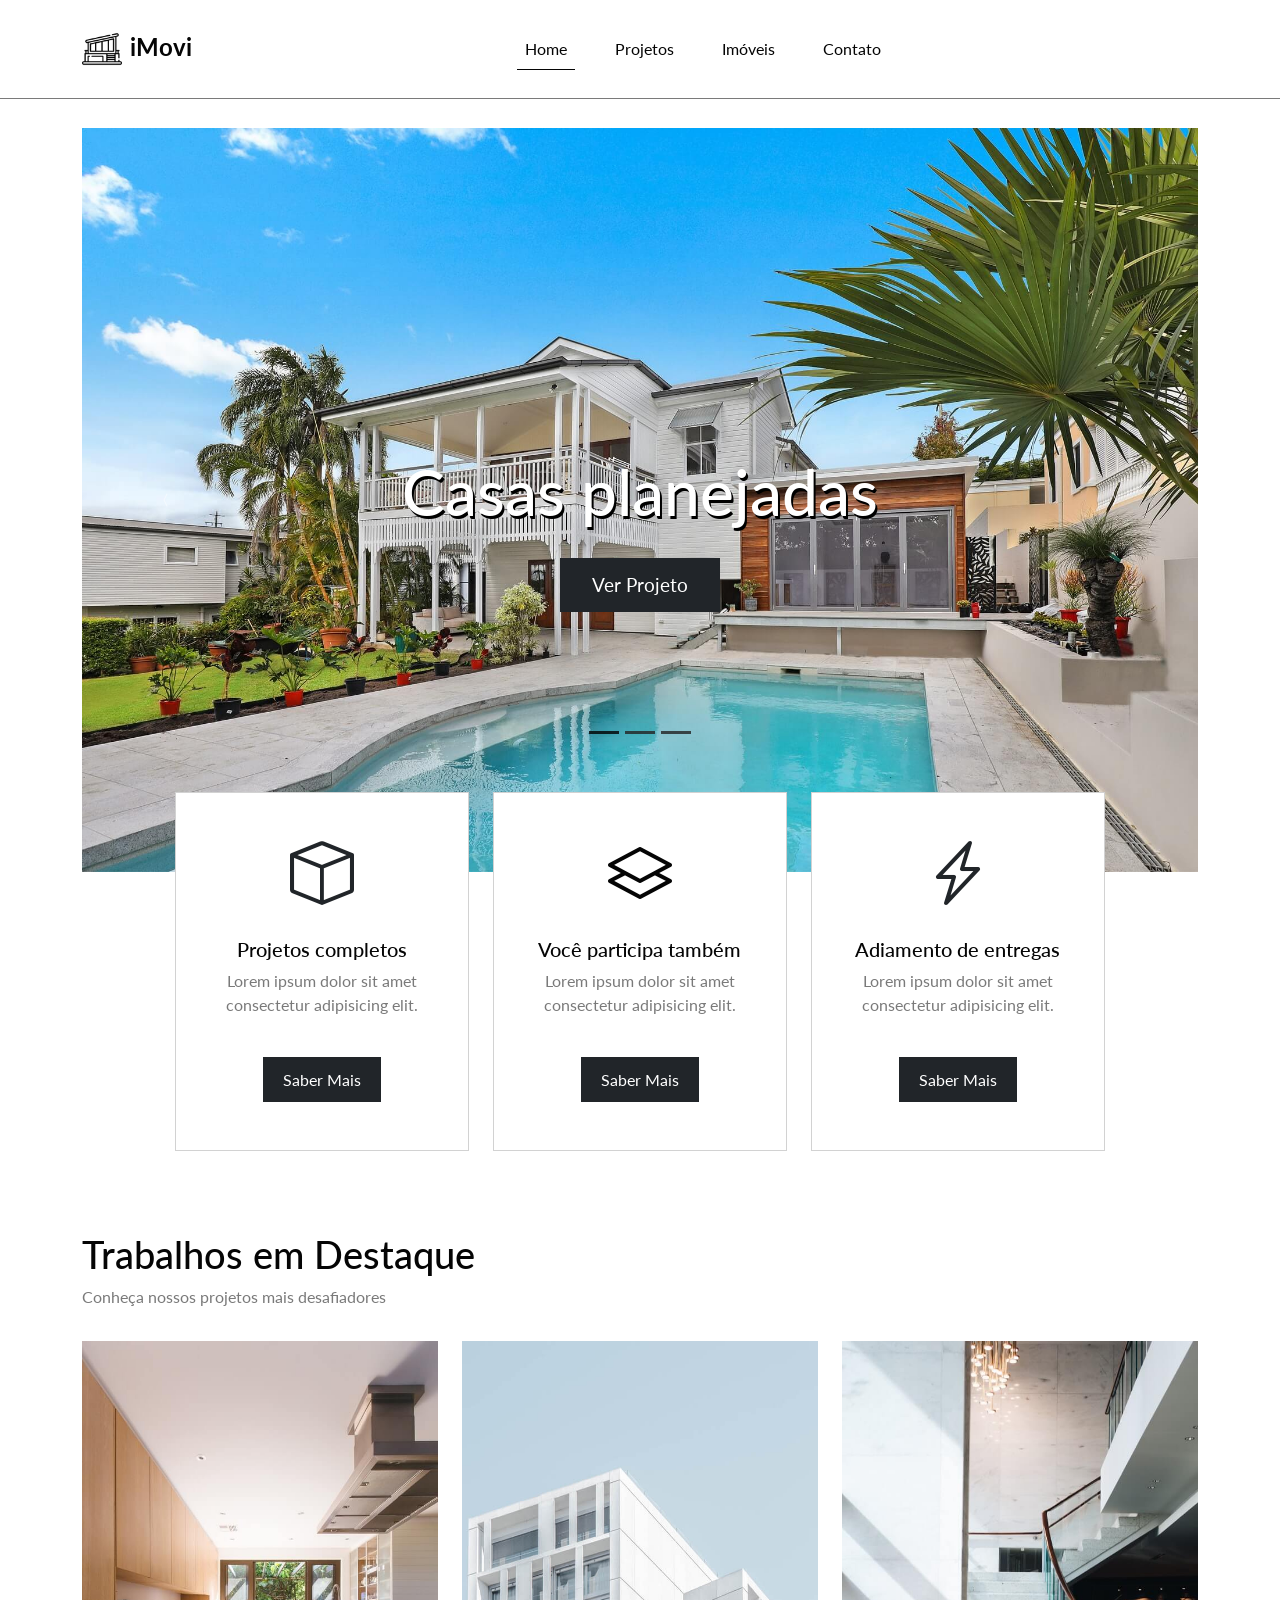
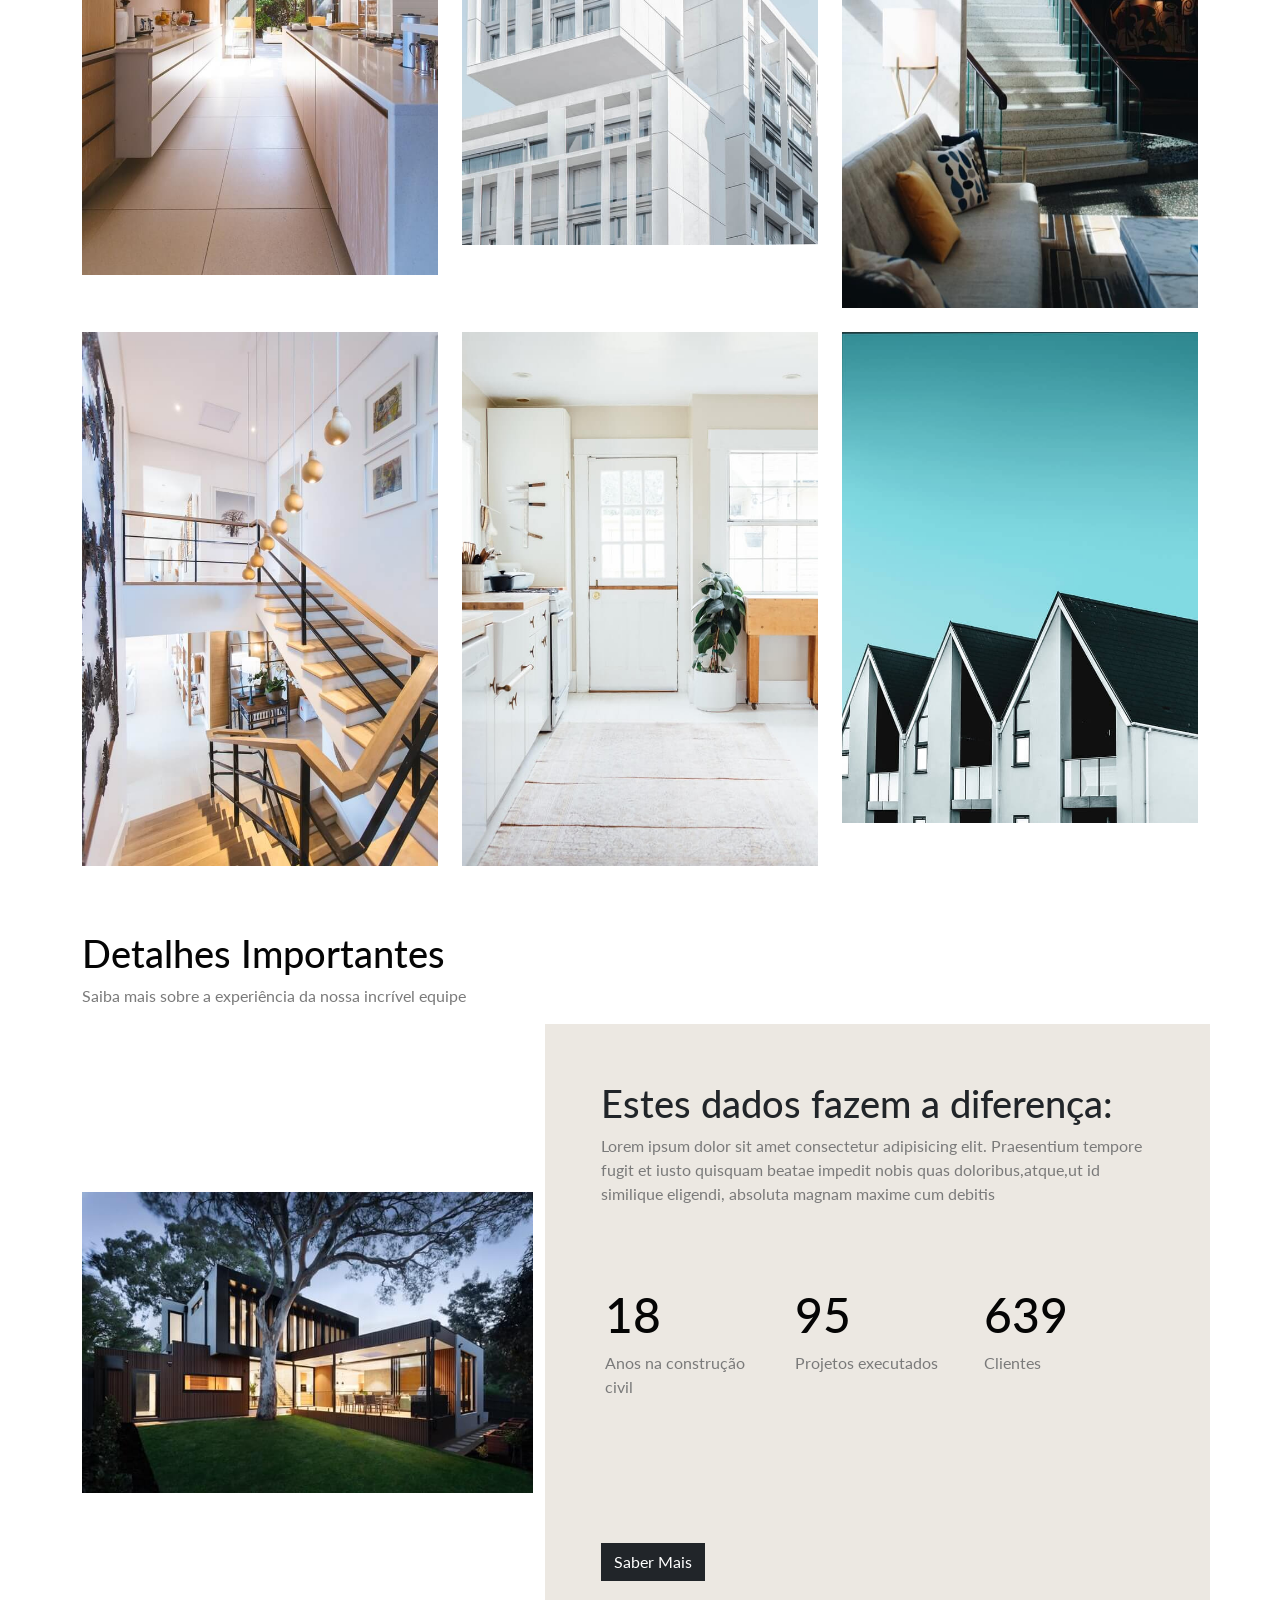
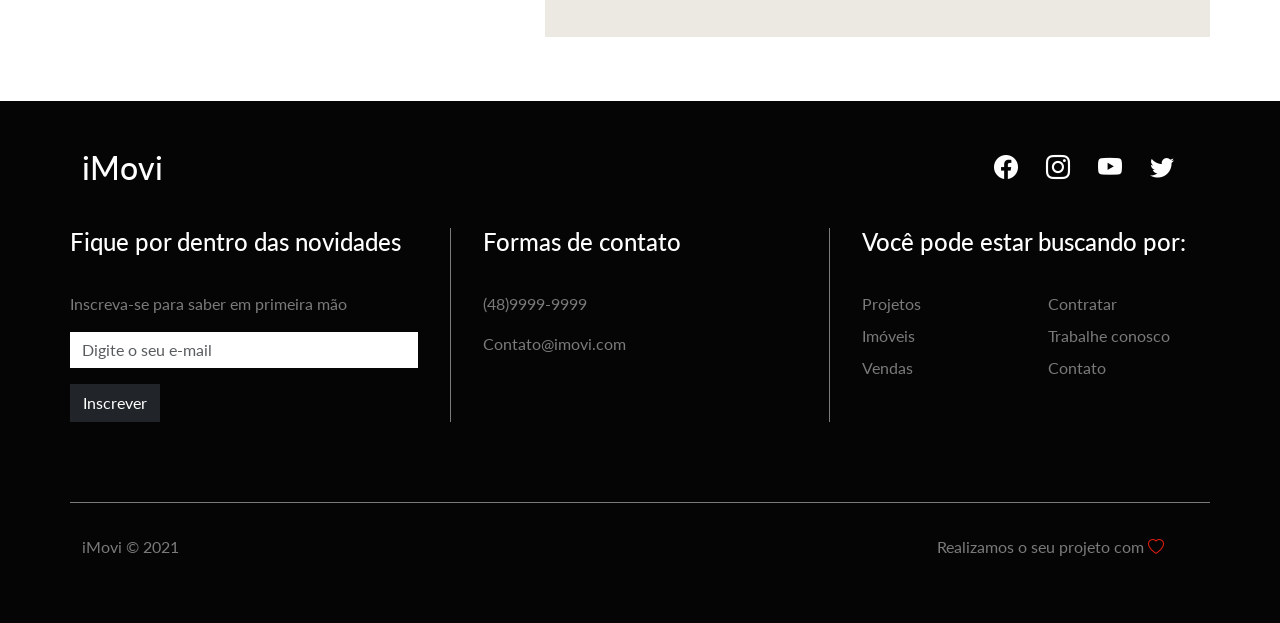
<file: ex13_projeto_imovi/index.html>
<!DOCTYPE html>
<html lang="pt-br">
  <head>
    <meta charset="UTF-8" />
    <meta http-equiv="X-UA-Compatible" content="IE=edge" />
    <meta name="viewport" content="width=device-width, initial-scale=1.0" />
    <title>iMovi</title>
    <link rel="shortcut icon" href="img/favicon.ico" type="image/x-icon" />
    <!-- Google fonts Lato -->
    <link rel="preconnect" href="https://fonts.googleapis.com" />
    <link rel="preconnect" href="https://fonts.gstatic.com" crossorigin />
    <link
      href="https://fonts.googleapis.com/css2?family=Lato:ital,wght@0,100;0,300;0,400;0,700;0,900;1,100;1,300;1,400;1,700;1,900&display=swap"
      rel="stylesheet"
    />
    <!-- CSS Bootstrap -->
    <link
      href="https://cdn.jsdelivr.net/npm/bootstrap@5.0.2/dist/css/bootstrap.min.css"
      rel="stylesheet"
      integrity="sha384-EVSTQN3/azprG1Anm3QDgpJLIm9Nao0Yz1ztcQTwFspd3yD65VohhpuuCOmLASjC"
      crossorigin="anonymous"
    />
    <!-- Bootstrap Icons -->
    <link
      rel="stylesheet"
      href="https://cdn.jsdelivr.net/npm/bootstrap-icons@1.5.0/font/bootstrap-icons.css"
    />
    <!-- CSS do projeto -->
    <link rel="stylesheet" href="css/styles.css" />
    <!-- JavaScript Bootstrap -->
    <script
      src="https://cdn.jsdelivr.net/npm/bootstrap@5.0.2/dist/js/bootstrap.bundle.min.js"
      integrity="sha384-MrcW6ZMFYlzcLA8Nl+NtUVF0sA7MsXsP1UyJoMp4YLEuNSfAP+JcXn/tWtIaxVXM"
      crossorigin="anonymous"
    ></script>
  </head>
  <body>
    <!-- NAVBAR -->
    <nav class="navbar navbar-expand-lg fixed-top bg-primary-color" id="navbar">
      <div class="container py-3">
        <a class="navbar-brand" href="#">
          <img src="img/imovi-icon.png" alt="iMovi" />
          <span>iMovi</span>
        </a>
        <button 
          class="navbar-toggler"
          type="button"
          data-bs-toggle="collapse"
          data-bs-target="#navbar-items"
          aria-controls="navbar-items"
          aria-expanded="false"
          aria-label="Toggle navigation"
        >
          <i class="bi bi-list"></i>
        </button>
        <div class="collapse navbar-collapse" id="navbar-items">
          <ul class="navbar-nav me-auto mb-2 mb-lg-0">
            <li class="nav-item">
              <a class="nav-link active" aria-current="page" href="#">Home</a>
            </li>
            <li class="nav-item">
              <a class="nav-link" href="#">Projetos</a>
            </li>
            <li class="nav-item">
              <a class="nav-link" href="#">Imóveis</a>
            </li>
            <li class="nav-item">
              <a class="nav-link" href="#">Contato</a>
            </li>
          </ul>
        </div>
      </div>
    </nav>
    <!-- SLIDER -->
    <div class="container" id="slider-container">
      <div id="slider" class="carousel slide" data-bs-ride="carousel">
        <div class="carousel-indicators">
          <button
            type="button"
            data-bs-target="#slider"
            data-bs-slide-to="0"
            class="active"
            aria-current="true"
            aria-label="Slide 1"
          ></button>
          <button
            type="button"
            data-bs-target="#slider"
            data-bs-slide-to="1"
            aria-label="Slide 2"
          ></button>
          <button
            type="button"
            data-bs-target="#slider"
            data-bs-slide-to="2"
            aria-label="Slide 3"
          ></button>
        </div>
        <div class="carousel-inner">
          <div class="carousel-item active">
            <img src="img/banner-1.jpg" class="d-block w-100" alt="Casa 1" />
            <div class="carousel-caption">
              <h5>Casas planejadas</h5>
              <a href="#" class="btn btn-dark">Ver Projeto</a>
            </div>
          </div>
          <div class="carousel-item">
            <img src="img/banner-2.jpg" class="d-block w-100" alt="Casa 2" />
            <div class="carousel-caption">
              <h5>Projetos Complexos</h5>
              <a href="#" class="btn btn-dark">Ver Projeto</a>
            </div>
          </div>
          <div class="carousel-item">
            <img src="img/banner-3.jpg" class="d-block w-100" alt="Casa 3" />
            <div class="carousel-caption">
              <h5>Projetos Inovadores</h5>
              <a href="#" class="btn btn-dark">Ver Projeto</a>
            </div>
          </div>
        </div>
        <button
          class="carousel-control-prev"
          type="button"
          data-bs-target="#slider"
          data-bs-slide="prev"
        >
          <i class="bi bi-chevron-compact-left"></i>
          <span class="visually-hidden">Previous</span>
        </button>
        <button
          class="carousel-control-next"
          type="button"
          data-bs-target="#slider"
          data-bs-slide="next"
        >
          <i class="bi bi-chevron-compact-right"></i>
          <span class="visually-hidden">Next</span>
        </button>
      </div>
      <div class="col-12 col-md-10 offset-md-1" id="mini-banners">
        <div class="row">
          <div class="col-12 col-md-4">
            <div class="card text-center">
              <i class="bi bi-box bg-primary-color"></i>
              <div class="card-body">
                <h5 class="card-title primary-color">Projetos completos</h5>
                <p class="card-text secondary-color">
                  Lorem ipsum dolor sit amet consectetur adipisicing elit.
                </p>
                <a href="#" class="btn btn-dark">Saber Mais</a>
              </div>
            </div>
          </div>
          <div class="col-12 col-md-4">
            <div class="card text-center">
              <i class="bi bi-layers primary-color"></i>
              <div class="card-body">
                <h5 class="card-title primary-color">Você participa também</h5>
                <p class="card-text secondary-color">
                 Lorem ipsum dolor sit amet consectetur adipisicing elit.

                </p>
                <a href="#" class="btn btn-dark">Saber Mais</a>
              </div>
            </div>
          </div>
          <div class="col-12 col-md-4">
            <div class="card text-center">
              <i class="bi bi-lightning-charge"></i>
              <div class="card-body primary-color">
                <h5 class="card-title primary-color">
                  Adiamento de entregas
                </h5>
                <p class="card-text secondary-color">
                  Lorem ipsum dolor sit amet consectetur adipisicing elit.
                </p>
                <a href="#" class="btn btn-dark">Saber Mais</a>
              </div>
            </div>
          </div>
        </div>
      </div>
    </div>
    <!-- DESTAQUES -->
    <div class="container" id="featured-container">
      <div class="col-12">
        <h2 class="title primary-color">Trabalhos em Destaque</h2>
        <p class="subtitle secondary-color">
          Conheça nossos projetos mais desafiadores
        </p>
      </div>
      <div class="col-12" id="featured-images">
        <div class="row g-4">
          <div class="col-12 col-md-4">
            <img src="img/project-1.jpg" alt="projeto 1" class="img-fluid" />
            <div class="banner-content">
              <p class="secondary-color">Categoria</p>
              <h3>Nome do Projeto</h3>
            </div>
          </div>
          <div class="col-12 col-md-4">
            <img src="img/project-2.jpg" alt="projeto 2" class="img-fluid" />
            <div class="banner-content">
              <p class="secondary-color">Categoria</p>
              <h3>Nome do Projeto</h3>
            </div>
          </div>
          <div class="col-12 col-md-4">
            <img src="img/project-3.jpg" alt="projeto 3" class="img-fluid" />
            <div class="banner-content">
              <p class="secondary-color">Categoria</p>
              <h3>Nome do Projeto</h3>
            </div>
          </div>
          <div class="col-12 col-md-4">
            <img src="img/project-4.jpg" alt="projeto 4" class="img-fluid" />
            <div class="banner-content">
              <p class="secondary-color">Categoria</p>
              <h3>Nome do Projeto</h3>
            </div>
          </div>
          <div class="col-12 col-md-4">
            <img src="img/project-5.jpg" alt="projeto 5" class="img-fluid" />
            <div class="banner-content">
              <p class="secondary-color">Categoria</p>
              <h3>Nome do Projeto</h3>
            </div>
          </div>
          <div class="col-12 col-md-4">
            <img src="img/project-6.jpg" alt="projeto 6" class="img-fluid" />
            <div class="banner-content">
              <p class="secondary-color">Categoria</p>
              <h3>Nome do Projeto</h3>
            </div>
          </div>
        </div>
      </div>
    </div>
    <!-- INFO -->
    <div class="container" id="info-container">
      <div class="col-12">
        <h2 class="title primary-color">Detalhes Importantes</h2>
        <p class="subtitle secondary-color">
          Saiba mais sobre a experiência da nossa incrível equipe
        </p>
      </div>
      <div class="col-12">
        <div class="row">
          <div class="col-12 col-md-5" id="info-banner">
            <img src="img/infobanner.jpg" alt="Informações" class="img-fluid" />
          </div>
          <div class="col-12 col-md-7 bg-secondary-color" id="info-content">
            <div class="row">
              <div class="col-12">
                <h2 class="title">Estes dados fazem a diferença:</h2>
                <p class="subtitle secondary-color">
                                    Lorem ipsum dolor sit amet consectetur adipisicing elit.
                  Praesentium tempore fugit et iusto quisquam beatae impedit nobis quas doloribus,atque,ut id similique eligendi, absoluta magnam maxime cum debitis
                </p>
              </div>
              <div class="col-12" id="info-numbers">
                <div class="row">
                  <div class="col-4">
                    <h3 class="primary-color">18</h3>
                    <p class="secondary-color">Anos na construção civil</p>
                  </div>
                  <div class="col-4">
                    <h3 class="primary-color">95</h3>
                    <p class="secondary-color">Projetos executados</p>
                  </div>
                  <div class="col-4">
                    <h3 class="primary-color">639</h3>
                    <p class="secondary-color">Clientes</p>
                  </div>
                </div>
              </div>
              <div class="col-12">
                <a class="btn btn-dark">Saber Mais</a>
              </div>
            </div>
          </div>
        </div>
      </div>
    </div>
    <!-- FOOTER -->
    <footer class="container-fluid bg-dark-color" id="footer">
      <div class="container">
        <div class="row">
          <!-- FOOTER TOP -->
          <div class="col-12" id="footer-top">
            <div class="row justify-content-between">
              <div class="col-4">
                <h2>
                  iMovi
                </h2>
              </div>
              <div class="col-4" id="social-icons">
                <i class="bi bi-facebook"></i>
                <i class="bi bi-instagram"></i>
                <i class="bi bi-youtube"></i>
                <i class="bi bi-twitter"></i>
              </div>
            </div>
          </div>
          <!-- FOOTER DETAILS -->
          <div class="col-12" id="footer-details">
            <div class="row">
              <div class="col-12 col-md-4" id="news-container">
                <h4>Fique por dentro das novidades</h4>
                <p class="secondary-color">
                  Inscreva-se para saber em primeira mão
                </p>
                <form>
                  <div class="mb-3">
                    <input
                      type="email"
                      class="form-control"
                      placeholder="Digite o seu e-mail"
                    />
                  </div>
                  <button class="btn btn-dark">Inscrever</button>
                </form>
              </div>
              <div class="col-12 col-md-4" id="contact-container">
                <h4>Formas de contato</h4>
                <p class="secondary-color">(48)9999-9999</p>
                <p class="secondary-color">Contato@imovi.com</p>
              </div>
              <div class="col-12 col-md-4" id="links-container">
                <div class="row">
                  <h4>Você pode estar buscando por:</h4>
                  <div class="col-6">
                    <ul class="list-unstyled">
                      <li><a href="#" class="secondary-color">Projetos</a></li>
                      <li><a href="#" class="secondary-color">Imóveis</a></li>
                      <li><a href="#" class="secondary-color">Vendas</a></li>
                    </ul>
                  </div>
                  <div class="col-6">
                    <ul class="list-unstyled">
                      <li><a href="#" class="secondary-color">Contratar</a></li>
                      <li>
                        <a href="#" class="secondary-color">Trabalhe conosco</a>
                      </li>
                      <li><a href="#" class="secondary-color">Contato</a></li>
                    </ul>
                  </div>
                </div>
              </div>
            </div>
          </div>
          <!-- FOOTER BOTTOM -->
          <div class="col-12" id="footer-bottom">
            <div class="row justify-content-between">
              <div class="col-12 col-md-3">
                <p class="secondary-color">iMovi &copy; 2021</p>
              </div>
              <div class="col-12 col-md-3">
                <p class="secondary-color">
                  Realizamos o seu projeto com
                  <i class="bi bi-heart"></i>
                </p>
              </div>
            </div>
          </div>
        </div>
      </div>
    </footer>
  </body>
</html>
</file>
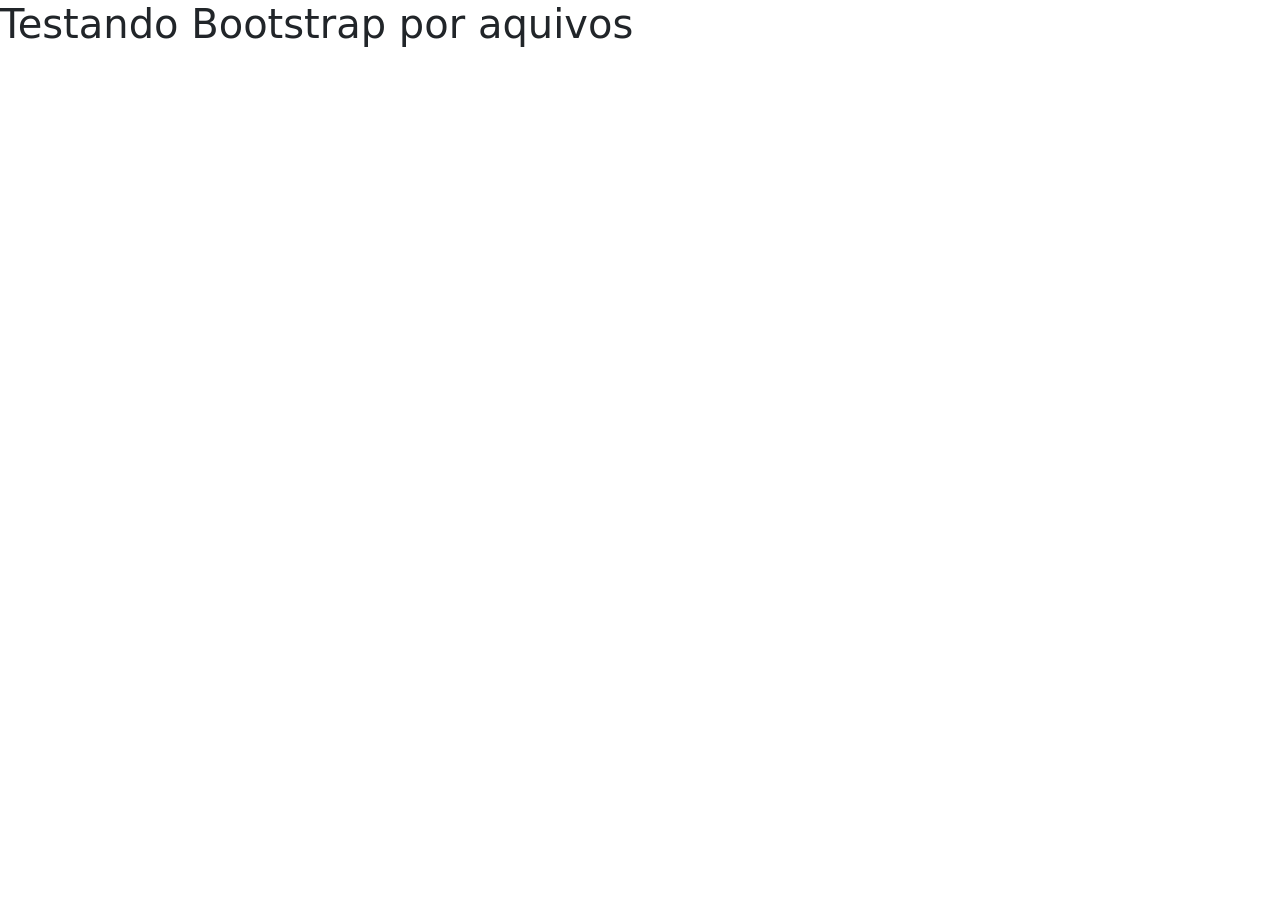
<file: ex1a_instalacao_arquivos/index.html>
<!DOCTYPE html>
<html lang="pt-br">
<head>
  <meta charset="UTF-8">
  <meta http-equiv="X-UA-Compatible" content="IE=edge">
  <meta name="viewport" content="width=device-width, initial-scale=1.0">
  <title>Bootstrap Arquivos</title>

  <!-- 1ª Digitação (Aqui) -->
  <link rel="stylesheet" href="css/bootstrap.min.css">
</head>
<body>

  <!-- 2ª Digitação (Aqui) -->
   <h1>Testando Bootstrap por aquivos</h1>
  <script src="./js/bootstrap.bundle.min.js"></script>

</body>
</html>
</file>
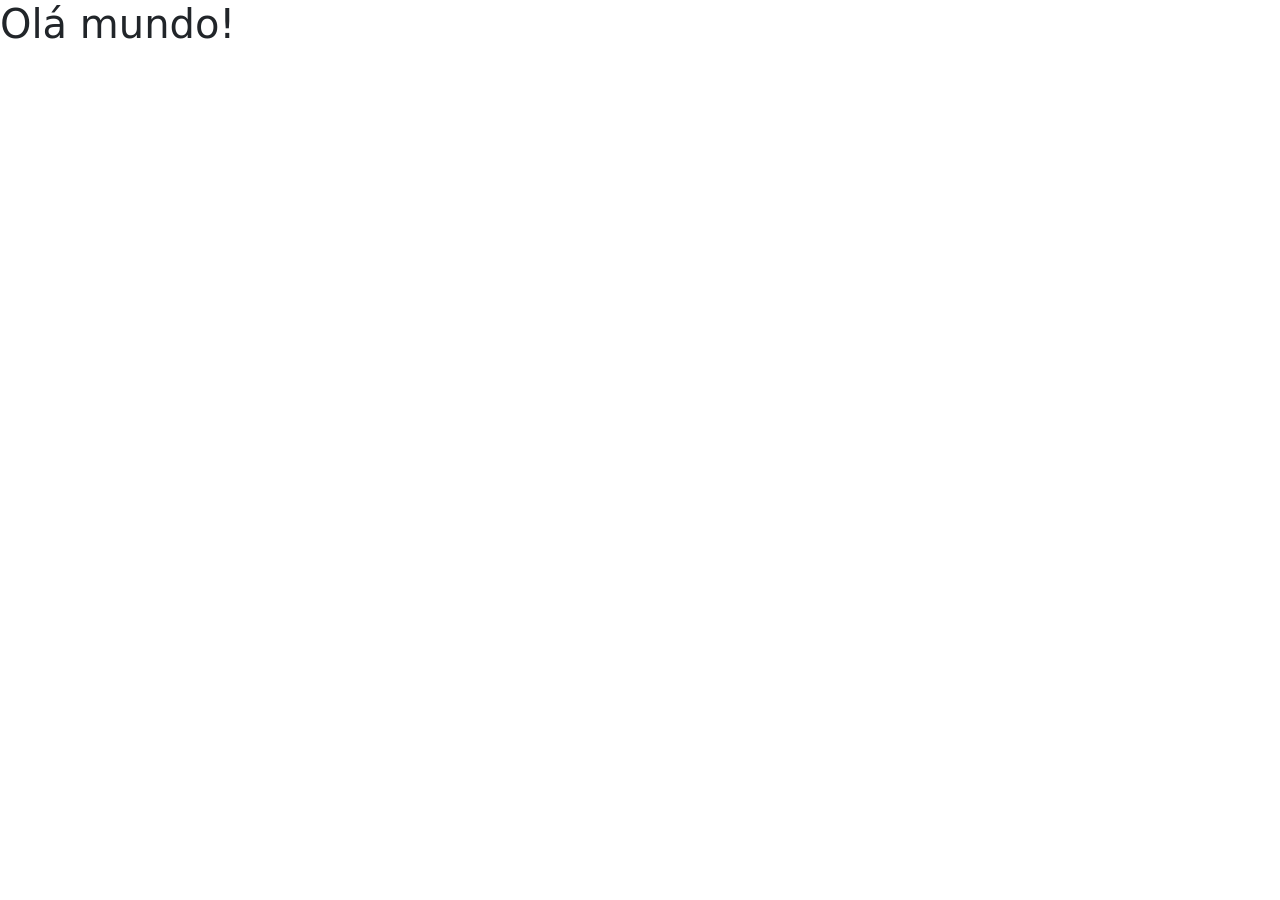
<file: ex1b__instalacao_npm/index.html>
<!DOCTYPE html>
<html lang="pt-br">
<head>
    <meta charset="UTF-8">
    <meta name="viewport" content="width=device-width, initial-scale=1.0">
    <title>Bootstrap com NPM</title>

    <!-- 1ª Digitação (Aqui) -->
    <link rel="stylesheet" href="node_modules/bootstrap/dist/css/bootstrap.css">
</head>
<body>
    
    <!-- Para instalar via NPM -->
    <!-- npm install bootstrap@5.3.3 -->

    <!-- 2ª Digitação (Aqui) -->
    <h1>Olá mundo!</h1>
</body>
</html>
</file>
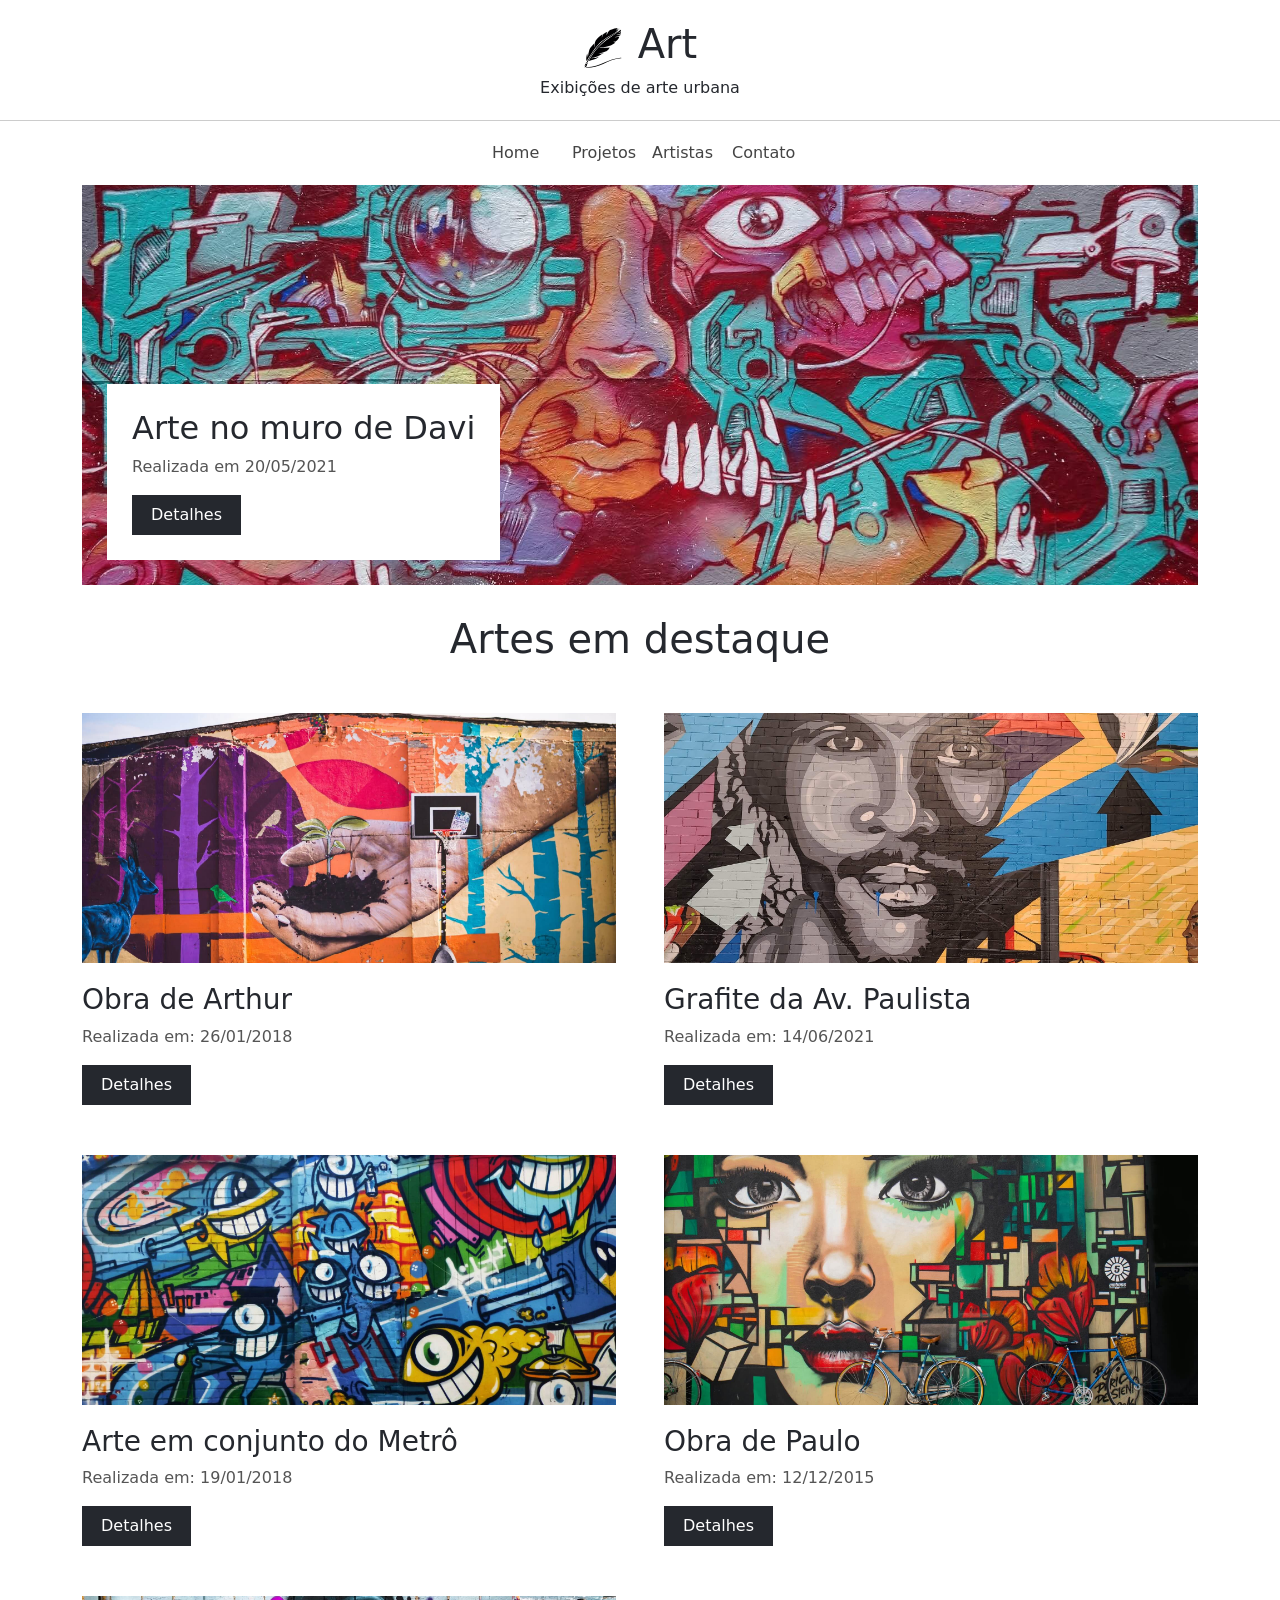
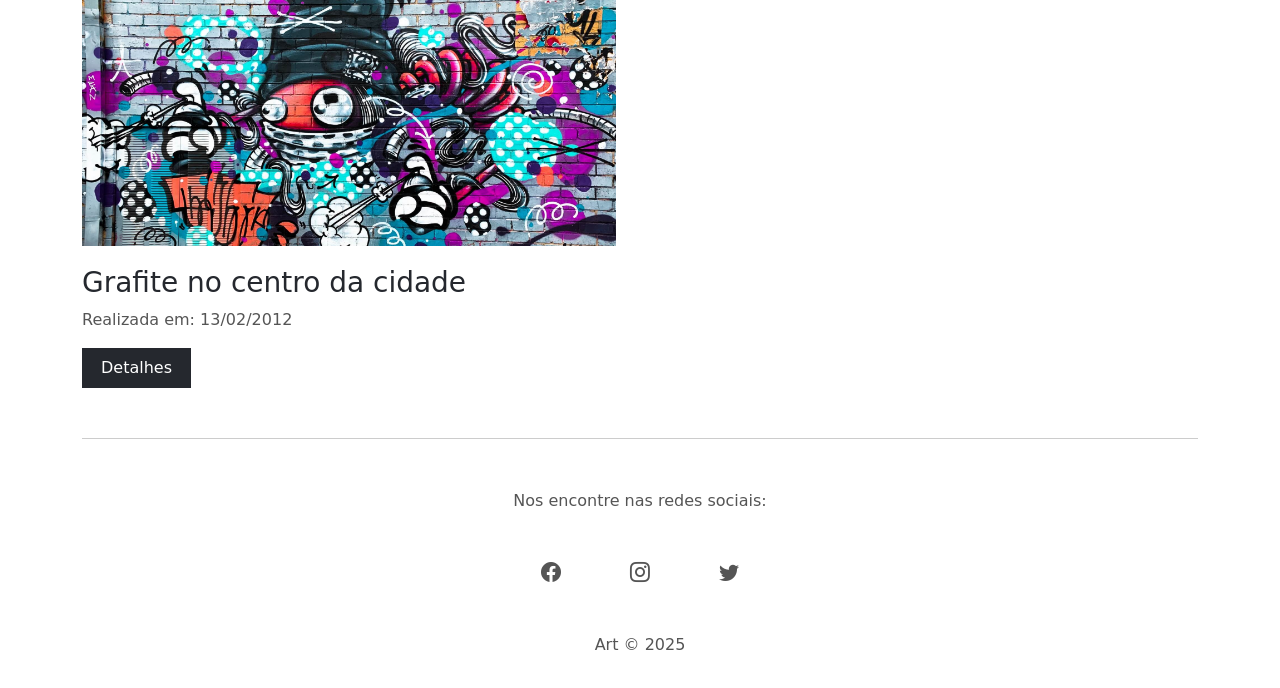
<file: ex11_projeto_art/Art_(Alunos)/index.html>
<!DOCTYPE html>
<html lang="pt-br">
<head>
    <meta charset="UTF-8">
    <meta http-equiv="X-UA-Compatible" content="IE=edge">
    <meta name="viewport" content="width=device-width, initial-scale=1.0">
    <link rel="shortcut icon" href="img/favicon.ico" type="image/x-icon">
    <link href="https://cdn.jsdelivr.net/npm/bootstrap@5.3.3/dist/css/bootstrap.min.css" rel="stylesheet">
    <link rel="stylesheet" href="https://cdn.jsdelivr.net/npm/bootstrap-icons@1.11.3/font/bootstrap-icons.css">
    <link rel="stylesheet" href="css/styles.css">
    <title>Art</title>
</head>
<body>
    <div class="container-fluid">
        <header id="header" class="row">
            <div id="logo-container">
                <img id="logo" src="img/art_logo.svg" alt="Art">
                <h1>Art</h1>
            </div>
            <p>Exibições de arte urbana</p>
        </header>
        <nav id="navbar" class="container">
            <div class="row justify-content-center">
                <a href="#">Home</a>
                <a href="#">Projetos</a>
                <a href="#">Artistas</a>
                <a href="#">Contato</a>
            </div>
        </nav>
    </div>

    <div class="container" id="main-image-container">
        <div class="main-image center-image">
            <div class="main-image-info">
                <h2>Arte no muro de Davi</h2>
                <p class="secondary-color">Realizada em 20/05/2021</p>
                <a class="btn" href="#">Detalhes</a>
            </div>
        </div>
    </div>

    <div class="container" id="gallery-container">
        <div class="col-12">
            <h1>Artes em destaque</h1>
        </div>
        <div class="row gx-md-5">
            <div class="col-xs-12 col-md-6">
                <div class="small-image-container center-image" id="img-2"></div>
                <h3>Obra de Arthur</h3>
                <p class="secondary-color">Realizada em: 26/01/2018</p>
                <a class="btn" href="#">Detalhes</a>
            </div>
            <div class="col-xs-12 col-md-6">
                <div class="small-image-container center-image" id="img-3"></div>
                <h3>Grafite da Av. Paulista</h3>
                <p class="secondary-color">Realizada em: 14/06/2021</p>
                <a class="btn" href="#">Detalhes</a>
            </div>
            <div class="col-xs-12 col-md-6">
                <div class="small-image-container center-image" id="img-4"></div>
                <h3>Arte em conjunto do Metrô</h3>
                <p class="secondary-color">Realizada em: 19/01/2018</p>
                <a class="btn" href="#">Detalhes</a>
            </div>
            <div class="col-xs-12 col-md-6">
                <div class="small-image-container center-image" id="img-5"></div>
                <h3>Obra de Paulo</h3>
                <p class="secondary-color">Realizada em: 12/12/2015</p>
                <a class="btn" href="#">Detalhes</a>
            </div>
            <div class="col-xs-12 col-md-6">
                <div class="small-image-container center-image" id="img-6"></div>
                <h3>Grafite no centro da cidade</h3>
                <p class="secondary-color">Realizada em: 13/02/2012</p>
                <a class="btn" href="#">Detalhes</a>
            </div>
        </div>

        <footer class="container">
            <p class="secondary-color">Nos encontre nas redes sociais:</p>
            <div class="row justify-content-center" id="social-icons-container">
                <div class="col-1">
                    <a href="#"><i class="bi bi-facebook secondary-color"></i></a>
                </div>
                <div class="col-1">
                    <a href="#"><i class="bi bi-instagram secondary-color"></i></a>
                </div>
                <div class="col-1">
                    <a href="#"><i class="bi bi-twitter secondary-color"></i></a>
                </div>
            </div>
            <p class="secondary-color">Art &copy; 2025</p>
        </footer>
    
    
      </div>


</body>
</html>
</file>
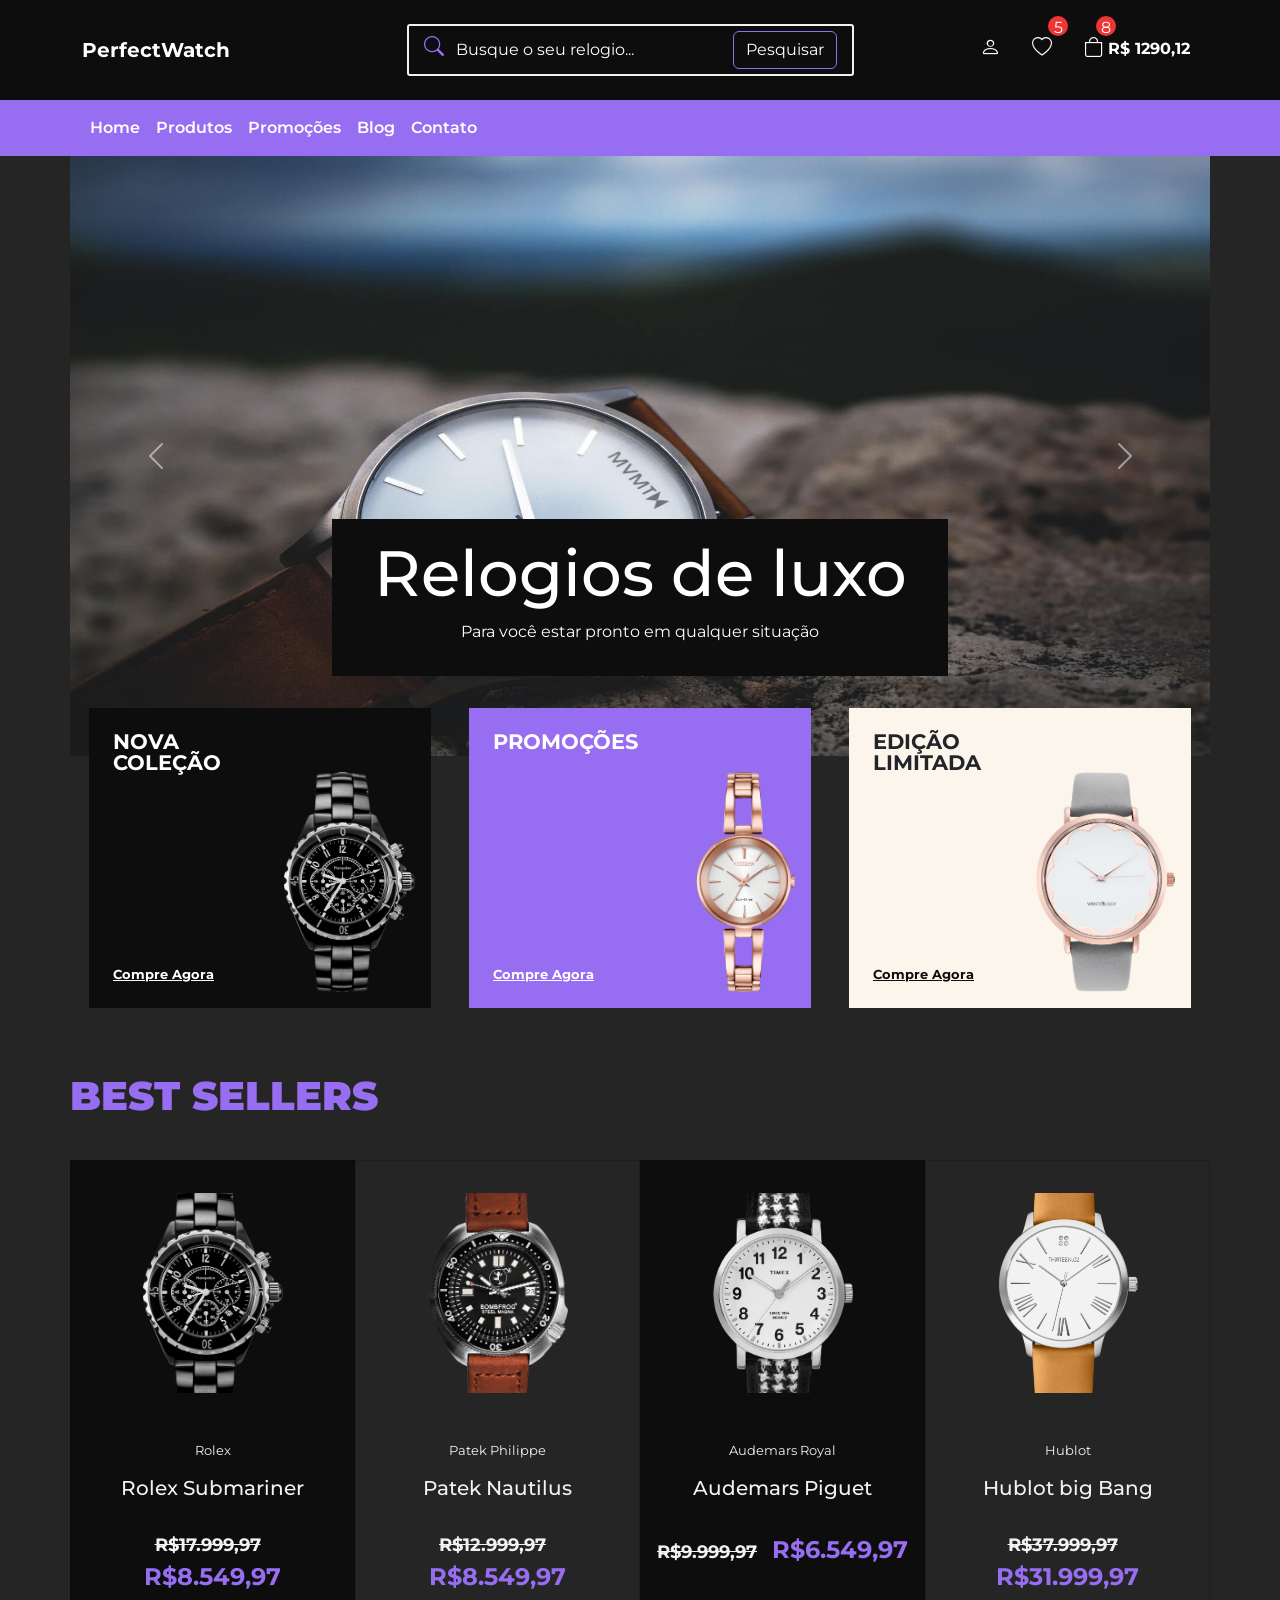
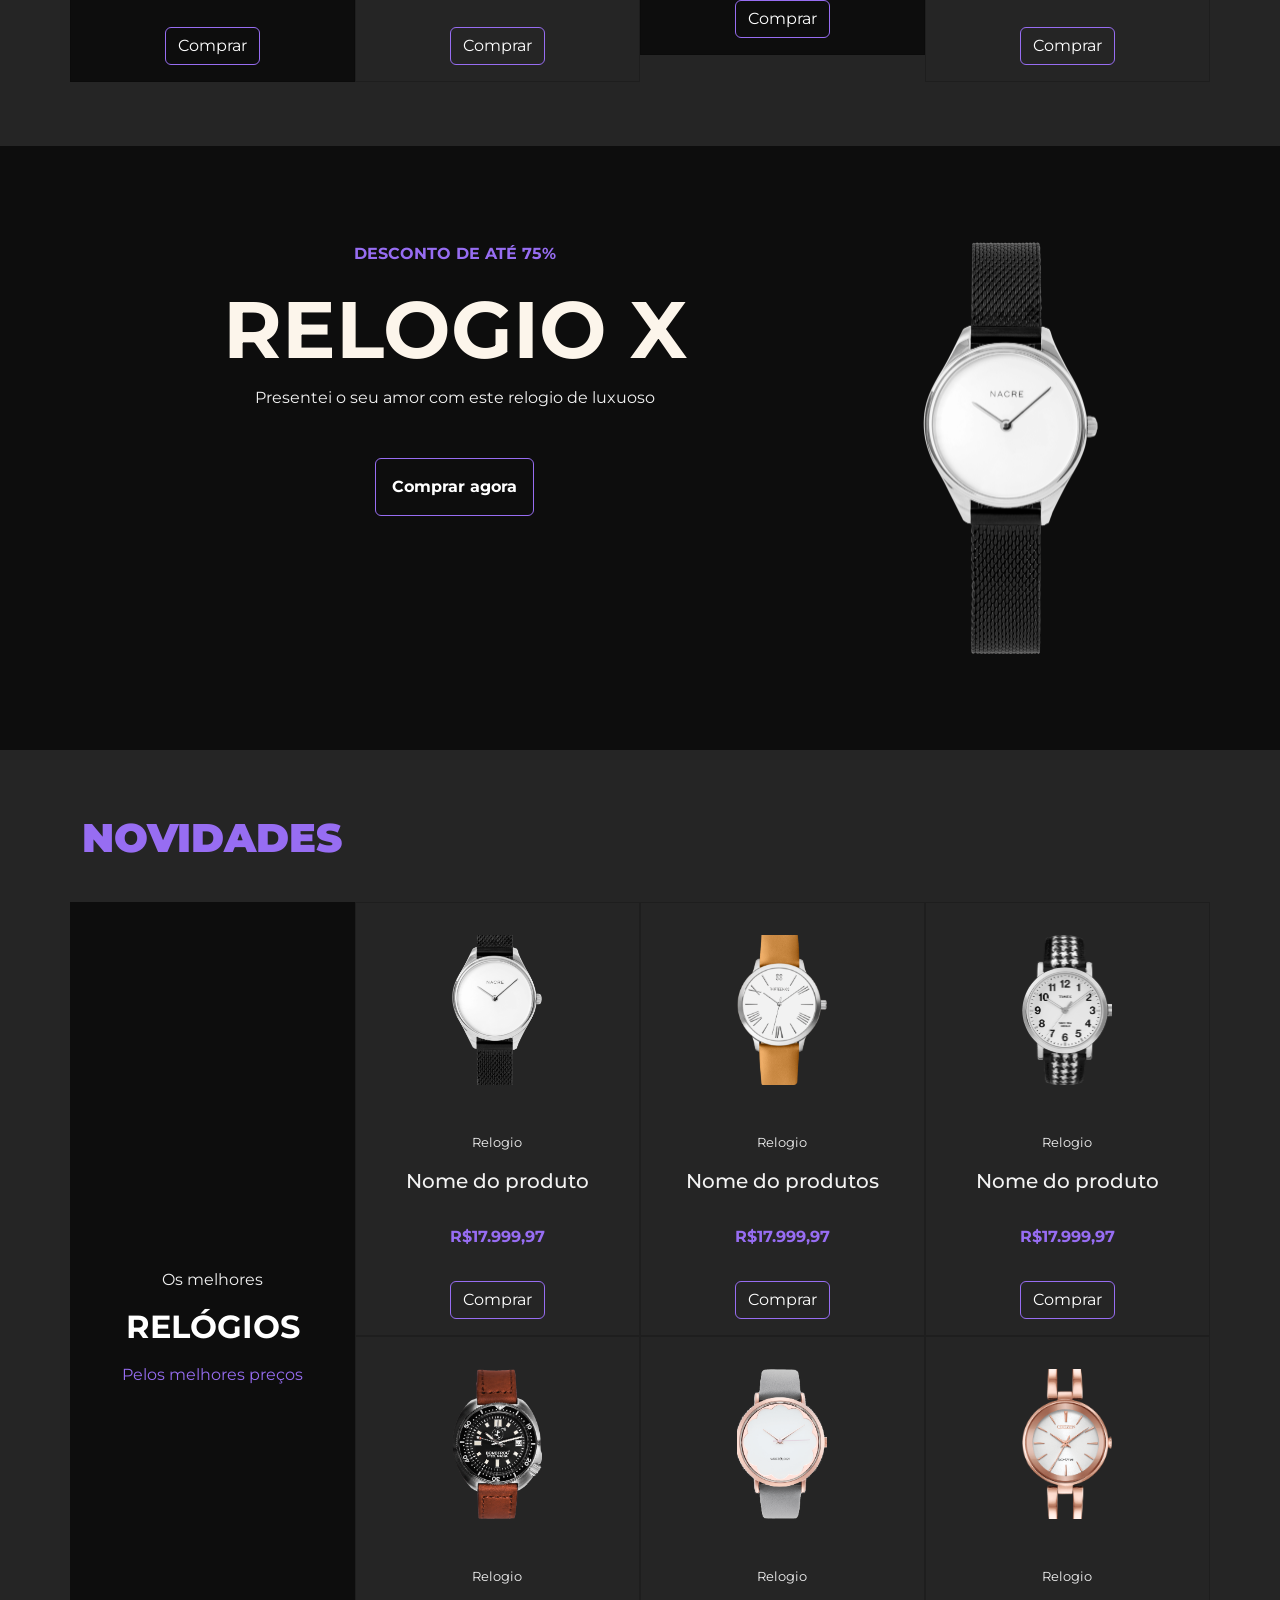
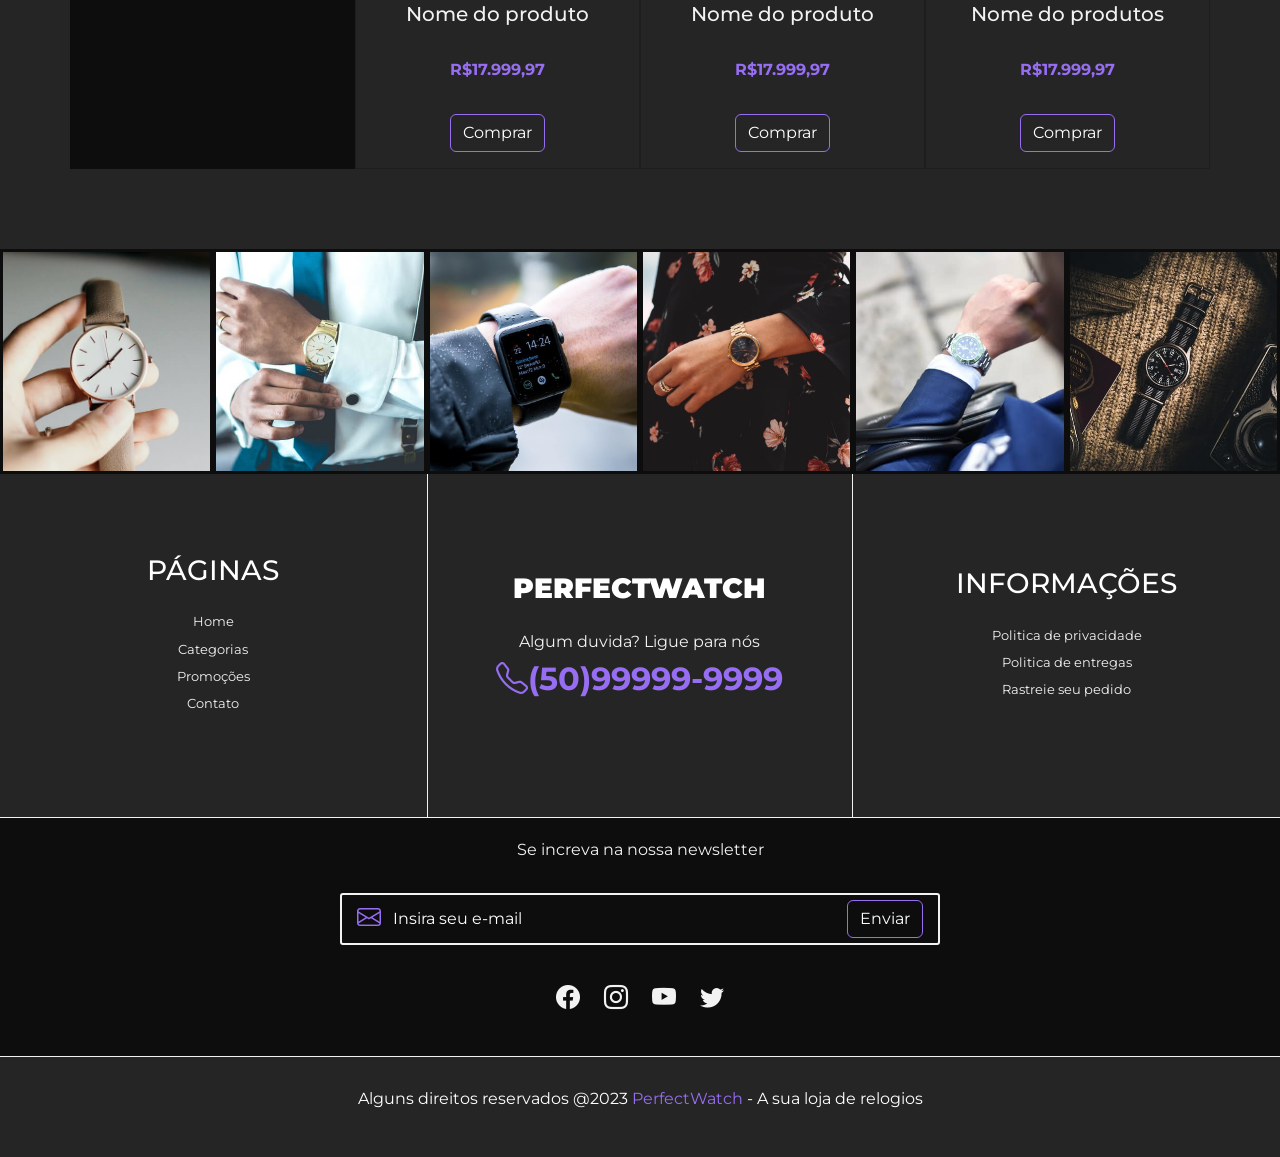
<file: ex12_projeto-perfectwatch/PerfectWatch (Completo)/PerfectWatch (Completo)/index.html>
<!DOCTYPE html>
<html lang="pt-br">
<head>
  <meta charset="UTF-8">
  <meta http-equiv="X-UA-Compatible" content="IE=edge">
  <meta name="viewport" content="width=device-width, initial-scale=1.0">
  <title>PerfectWatch</title>

  <!-- Favicon -->
  <link rel="shortcut icon" href="img/favicon.ico" type="image/x-icon">

  <!-- Google fonts -->
  <link rel="preconnect" href="https://fonts.googleapis.com">
  <link rel="preconnect" href="https://fonts.gstatic.com" crossorigin>
  <link href="https://fonts.googleapis.com/css2?family=Montserrat:ital,wght@0,100;0,200;0,300;0,400;0,500;0,600;0,700;0,800;0,900;1,100;1,200;1,300;1,400;1,500;1,600;1,700;1,800;1,900&display=swap" rel="stylesheet">

  <!-- Link (Bootstrap) -->
  <link href="https://cdn.jsdelivr.net/npm/bootstrap@5.3.1/dist/css/bootstrap.min.css" rel="stylesheet" integrity="sha384-4bw+/aepP/YC94hEpVNVgiZdgIC5+VKNBQNGCHeKRQN+PtmoHDEXuppvnDJzQIu9" crossorigin="anonymous">
  
  <!-- Link para (Bootstrap Icons) -->
  <link rel="stylesheet" href="https://cdn.jsdelivr.net/npm/bootstrap-icons@1.10.5/font/bootstrap-icons.css">

  <!-- Link CSS (Próprio) -->
  <link rel="stylesheet" href="css/styles.css">

  <!-- JavaScript Bundle with Popper -->
  <script src="https://cdn.jsdelivr.net/npm/bootstrap@5.3.1/dist/js/bootstrap.bundle.min.js" integrity="sha384-HwwvtgBNo3bZJJLYd8oVXjrBZt8cqVSpeBNS5n7C8IVInixGAoxmnlMuBnhbgrkm" crossorigin="anonymous" defer></script>
  
</head>
<body>
  <!-- NAVBAR -->
  <!-- Primeira barra de navegação -->
<nav class="navbar navbar-expand-lg destaque py-4 px-2" id="navbar">
  <div class="container">
    <!-- marca ou logo -->
     <a class="navbar-brand" href="#">PerfectWatch</a>

     <!-- itens da barra de navegação -->
      <div id="navbar-items">
        <div></div> <!--Espaço vazio, usdo para fazer a divisão do layout-->

        <!-- Formulario de busca  -->
         <form class="d-flex" id="search-form">
          <i class="bi bi-search primary-color"></i>
          <input class="form-control me-2" type="search" placeholder="Busque o seu relogio..." aria-label="Search">
          <button class="btn secondary-bg-color" type="submit">Pesquisar</button>
         </form>

         <!-- Icones da barra de navegação -->
          <ul class="navbar-nav mb-2 mb-lg-0">
            <li class="nav-item">
              <a class="nav-link" href="#">
                <i class="bi bi-person"></i>
              </a>
            </li>
            <li class="nav-item">
              <a class="nav-link" href="#">
                <i class="bi bi-heart"></i>
              </a>
              <span class="qty-info">5</span>
            </li>
            <li class="nav-item" id="bag-item">
              <a class="nav-link" href="#">
                <i class="bi bi-bag"></i>
                <b>R$ 1290,12</b>
              </a>
              <span class="qty-info">8</span>
            </li>
          </ul>
      </div>
    </div>
</nav>

<!-- Barra de navegação inferior -->
 <nav class="navbar navbar-expand-lg secondary-bg-color p-2" id="bottom-navbar-container">
  <div class="container">
    <!-- botão para mostrar/esconder o menu -->
     <button class="navbar-toggler" type="button" data-bs-toggle="collapse" data-bs-target="#bottom-navbar" aria-controls="bottom-navbar" aria-expanded="false" aria-label="toggle navigation">
      <i class="bi bi-list"></i>
     </button>

    <!-- itens do menu de navegação inferior -->
     <ul class="navbar-nav mb-2 mb-lg-0 collapse navbar-collapse" id="bottom-navbar">
      <li class="nav-item sobre">
        <a class="nav-link" href="#">
          Home
        </a>
      </li>
      <li class="nav-item sobre">
        <a class="nav-link" href="#">
          Produtos
        </a>
      </li>
      <li class="nav-item sobre">
        <a class="nav-link" href="#">
          Promoções
        </a>
      </li>
      <li class="nav-item sobre">
        <a class="nav-link" href="#">
          Blog
        </a>
      </li>
      <li class="nav-item sobre">
        <a class="nav-link" href="#">
          Contato
        </a>
      </li>
     </ul>
  </div>
 </nav>

 <!-- _____________________________________________________ -->

 <!-- BANNERS -->
  <div class="container" id="banners-container">
    <div id="slider" class="carousel slide" data-bs-ride="carousel">
      <div class="carousel-inner">
        <!-- primeiro slide do carousel -->
        <div class="carousel-item active">
          <img src="img/banner1.jpg" class="d-block w-100 img-fluid" alt="...">
          <div class="carousel-caption destaque">
            <h5>Relogios de luxo</h5>
            <p>Para você estar pronto em qualquer situação</p>
          </div>
        </div>
        <!-- segundo slide do carousel -->
        <div class="carousel-item">
          <img src="img/banner3.jpg" class="d-block w-100 img-fluid" alt="...">
          <div class="carousel-caption destaque">
            <h5>Linha Importada</h5>
            <p>Conheça os melhores relogios suíços, com pronta entrega.</p>
          </div>
        </div>
      </div>
      <!-- Botoes de controle para navegar entres slides -->
       <button class="carousel-control-prev" type="button" data-bs-target="#slider" data-bs-slide="prev">
        <span class="carousel-control-prev-icon" aria-hidden="true"></span>
        <span class="visually-hidden">Previous</span>
       </button>
       <button class="carousel-control-next" type="button" data-bs-target="#slider" data-bs-slide="next">
        <span class="carousel-control-next-icon" aria-hidden="true"></span>
        <span class="visually-hidden">Next</span>
       </button>
    </div>

    <!-- MINI BANNERS -->
     <div class="container" id="mini-banners">
      <!-- linha de mini banners -->
       <div class="row justify-content-around">
        <!-- mini banner 1 -->
         <div class="col-12 dark-bg-color" id="mini-banner-1">
          <h2>Nova Coleção</h2>
          <img src="img/relogio1.png" alt="Relogio 1">
          <a href="#">Compre Agora</a>
         </div>
         <!-- Mini banner 2 -->
          <div class="col-12 secondary-bg-color" id="mini-banner-2">
            <h2>Promoções</h2>
            <img src="img/relogio2.png" alt="Relogio 1">
            <a href="#">Compre Agora</a>
          </div>
          <!-- mini banner 3 -->
           <div class="col-12 light-bg-color" id="mini-banner-3">
            <h2 class="text-dark">Edição Limitada</h2>
            <a href="#">Compre Agora</a>
            <img src="img/relogio3.png" alt="Relogio 1">
           </div>
       </div>
     </div>
  </div>

  <!-- __________________________________________ -->
   <!-- BEST SELLERS -->

   <div class="container" id="best-sellers">
    <!-- titulo da seção -->
     <h2 class="title primary-color">Best Sellers</h2>

     <!-- Linha com os produtos best sellers -->
      <div class="row">
        <!-- primeiro produto -->
         <div class="col-12 col-md-3">
          <div class="card destaque">
            <img src="img/relogio1.png" class="card-img-top img-fluid" alt="relogio">
            <div class="card-body">
              <!-- categoria do produto -->
               <p class="card-category secondary-color">Rolex</p>
               <!-- titulo do produto -->
                <h5 class="card-title secondary-color">Rolex Submariner</h5>
                <p class="card-text primary-color">
                  <!-- preco original e preço com desconto do produto -->
                  <span class="original-price">R$17.999,97</span>
                  <span class="discount-price">R$8.549,97</span>
                </p>
                <!-- botão de compra do produto -->
                 <a href="#" class="btn btn-primary">Comprar</a>
            </div>
          </div>
         </div>
         <!-- segundo produto -->
           <div class="col-12 col-md-3">
          <div class="card primary-bg-color">
            <img src="img/relogio4.png" class="card-img-top img-fluid" alt="relogio">
            <div class="card-body">
              <!-- categoria do produto -->
               <p class="card-category secondary-color">Patek Philippe</p>
               <!-- titulo do produto -->
                <h5 class="card-title secondary-color">Patek Nautilus</h5>
                <p class="card-text primary-color">
                  <!-- preco original e preço com desconto do produto -->
                  <span class="original-price">R$12.999,97</span>
                  <span class="discount-price">R$8.549,97</span>
                </p>
                <!-- botão de compra do produto -->
                 <a href="#" class="btn btn-primary">Comprar</a>
            </div>
          </div>
         </div>
         <!-- terceiro produto -->
           <div class="col-12 col-md-3">
          <div class="card destaque">
            <img src="img/relogio5.png" class="card-img-top img-fluid" alt="relogio">
            <div class="card-body">
              <!-- categoria do produto -->
               <p class="card-category secondary-color">Audemars Royal</p>
               <!-- titulo do produto -->
                <h5 class="card-title secondary-color">Audemars Piguet</h5>
                <p class="card-text primary-color">
                  <!-- preco original e preço com desconto do produto -->
                  <span class="original-price">R$9.999,97</span>
                  <span class="discount-price">R$6.549,97</span>
                </p>
                <!-- botão de compra do produto -->
                 <a href="#" class="btn btn-primary">Comprar</a>
            </div>
          </div>
         </div>
         <!-- quarto produto -->
           <div class="col-12 col-md-3">
          <div class="card primary-bg-color">
            <img src="img/relogio6.png" class="card-img-top img-fluid" alt="relogio">
            <div class="card-body">
              <!-- categoria do produto -->
               <p class="card-category secondary-color">Hublot</p>
               <!-- titulo do produto -->
                <h5 class="card-title secondary-color">Hublot big Bang</h5>
                <p class="card-text primary-color">
                  <!-- preco original e preço com desconto do produto -->
                  <span class="original-price">R$37.999,97</span>
                  <span class="discount-price">R$31.999,97</span>
                </p>
                <!-- botão de compra do produto -->
                 <a href="#" class="btn btn-primary">Comprar</a>
            </div>
          </div>
         </div>
      </div>
   </div>
  
   <!-- ______________________________________ -->
    <!-- BANNER DESTAQUE -->

    <div class="container-fluid" id="bottom-banner">
      <div class="row">
        <!-- Coluna para texto -->
         <div class="col-12 col-md-8">
          <!-- subtitulo da oferta -->
           <p class="primary-color offer-subtitle">Desconto de até 75%</p>
           <!-- titulo do banner -->
            <h2 class="light-color">Relogio X</h2>
            <!-- Descrição do banner -->
             <p class="secondary-color">Presentei o seu amor com este relogio de luxuoso</p>
             <!-- botao de ação -->
              <a href="#" class="btn btn-primary">Comprar agora</a>
         </div>
         <!-- colona para imagem  -->
         <div class="col-12 col-md-4">
          <img src="img/relogio7.png" alt="Relogio 7">
         </div>
      </div>
    </div>

    <!-- ________________________________________ -->
     <!-- NOVIDADES -->

     <div class="container" id="new-products">
      <!-- titulo da seção -->
       <h2 class="title primary-color">Novidades</h2>

       <!-- Linha com conteudo da seção -->
        <div class="row">
          <!-- coluna para o banner de novidades (apenas em telas maiores) -->
           <div class="col-12 col-md-3 d-none d-md-flex" id="new-products-banner">
            <!-- subtitulo do banner -->
             <p class="secondary-color">Os melhores</p>
             <!-- titulo do banner -->
              <h3>Relógios</h3>
              <!-- descrição do banner -->
               <p class="primary-color">Pelos melhores preços</p>
           </div>
           <!-- coluna principal para os produtos -->
            <div class="col-12 col-md-9">
              <!-- linha para os cards de produtos -->
               <div class="row">
                <!-- primeiro produto -->
                 <div class="col-12 col-md-4">
                  <div class="card primary-bg-color">
                    <!-- imagem do produto -->
                     <img src="img/relogio7.png" class="card-img-top img-fluid" alt="relogio">
                     <div class="card-body">
                         <!-- categoria do produto -->
                       <p class="card-category secondary-color">Relogio</p>
                       <!-- titulo do produto -->
                        <h5 class="card-title secondary-color">Nome do produto</h5>
                        <!-- preco do produto -->
                         <p class="card-text primary-color">R$17.999,97</p>
                         <!-- Botão de compra -->
                          <a href="#" class="btn btn-primary">Comprar</a>
                     </div>
                  </div>
                 </div>
                 <!-- Segundo produto  -->
                  <div class="col-12 col-md-4">
                    <div class="card primary-bg-color">
                      <img src="img/relogio6.png" class="card-img-top img-fluid" alt="relogio">
                      <div class="card-body">
                        <p class="card-category secondary-color">Relogio</p>
                        <h5 class="card-title secondary-color">Nome do produtos</h5>
                        <p class="card-text primary-color">R$17.999,97</p>
                        <a href="#" class="btn btn-primary">Comprar</a>
                      </div>
                    </div>
                  </div>
                  <!-- terceiro produto -->
                   <div class="col-12 col-md-4">
                    <div class="card primary-bg-color">
                      <img src="img/relogio5.png" class="card-img-top img-fluid" alt="relogio">
                      <div class="card-body">
                        <p class="card-category secondary-color">Relogio</p>
                        <h5 class="card-title secondary-color">Nome do produto</h5>
                        <p class="card-text primary-color">R$17.999,97</p>
                        <a href="#" class="btn btn-primary">Comprar</a>
                      </div>
                    </div>
                   </div>
                   <!-- Quarto produto -->
                    <div class="col-12 col-md-4">
                      <div class="card primary-bg-color">
                        <img src="img/relogio4.png" class="card-img-top img-fluid" alt="Relogio">
                        <div class="card-body">
                          <p class="card-category secondary-color">Relogio</p>
                          <h5 class="card-title secondary-color">Nome do produto</h5>
                          <p class="card-text primary-color">R$17.999,97</p>
                          <a href="#" class="btn btn-primary">Comprar</a>
                        </div>
                      </div>
                    </div>
                    <!-- quinto produto -->
                     <div class="col-12 col-md-4">
                      <div class="card primary-bg-color">
                        <img src="img/relogio3.png" class="card-img-top img-fluid" alt="relogio">
                        <div class="card-body">
                          <p class="card-category secondary-color">Relogio</p>
                          <h5 class="card=title secondary-color">Nome do produto</h5>
                          <p class="card-text primary-color">R$17.999,97</p>
                          <a href="#" class="btn btn-primary">Comprar</a>
                        </div>
                      </div>
                     </div>
                     <!-- sexto produto -->
                      <div class="col-12 col-md-4">
                        <div class="card primary-bg-color">
                          <img src="img/relogio2.png" class="card-img-top img-fluid" alt="relogio">
                          <div class="card-body">
                            <p class="card-category secondary-color">Relogio</p>
                            <h5 class="card-title secondary-color">Nome do produtos</h5>
                            <p class="card-text primary-color">R$17.999,97</p>
                            <a href="#" class="btn btn-primary">Comprar</a>
                          </div>
                        </div>
                      </div>
               </div>
            </div>
        </div>
     </div>

     <!-- ____________________________________________________ -->
      <!-- Gallery -->

    <div class="container-fluid" id="gallery">
      <div class="row">
        <!-- colunas para a imagens da galeria -->
         <div class="col-6 col-md-2 image-container" id="insta1"></div>
         <div class="col-6 col-md-2 image-container" id="insta2"></div>
         <div class="col-6 col-md-2 image-container" id="insta3"></div>
         <div class="col-6 col-md-2 image-container" id="insta4"></div>
         <div class="col-6 col-md-2 image-container" id="insta5"></div>
         <div class="col-6 col-md-2 image-container" id="insta6"></div>
      </div>
    </div>

    <!-- footer -->
     <footer id="footer">
      <div class="container-fluid" id="footer-links-container">
        <div class="row">
          <!-- coluna para o links de paginas -->
           <div class="col-12 col-md-4 footer-column">
            <h3>Páginas</h3>
            <!-- links de paginas -->
             <ul class="list-unstyled">
              <li class="mb-2"><a href="#" class="secondary-color">Home</a></li>
              <li class="mb-2"><a href="#" class="secondary-color">Categorias</a></li>
              <li class="mb-2"><a href="#" class="secondary-color">Promoções</a></li>
              <li class="mb-2"><a href="#" class="secondary-color">Contato</a></li>
             </ul>
           </div>
           <div class="col-12 col-md-4 footer-column" id="footer-center">
            <h3>PerfectWatch</h3>
            <p class="secondary-color">Algum duvida? Ligue para nós</p>
            <p class="store-phone"><i class="bi bi-telephone"></i>(50)99999-9999</p>
          </div>
          <div class="col-12 col-md-4 footer-column">
            <h3>Informações</h3>
          <ul class="list-unstyled">
              <li class="mb-2"><a href="#" class="secondary-color">Politica de privacidade</a></li>
              <li class="mb-2"><a href="#" class="secondary-color">Politica de entregas</a></li>
              <li class="mb-2"><a href="#" class="secondary-color">Rastreie seu pedido</a></li>
            </ul>
          </div>
        </div>
      </div>
      <!-- seção para newsletter -->
       <div class="container-fluid" id="newsletter-container">
        <div class="col-12">
          <div class="row">
            <p class="secondary-color">Se increva na nossa newsletter</p>
            <!-- formulario para inscrição na newsletter -->
             <form class="d-flex" id="news-form">
              <i class="bi bi-envelope primary-color"></i>
              <input class="form-control me-2" placeholder="Insira seu e-mail">
              <button class="btn secondary-bg-color" type="submit">Enviar</button>
             </form>
          </div>
        </div>
        <!-- icones de redes sociais -->
         <div class="col-12" id="social-container">
          <i class="bi bi-facebook"></i>
          <i class="bi bi-instagram"></i>
          <i class="bi bi-youtube"></i>
          <i class="bi bi-twitter"></i>
         </div>
       </div>
       <!-- texto de direitos autorais -->
        <div class="container" id="copy-container">
          <p>Alguns direitos reservados @2023 <span class="primary-color">PerfectWatch</span> - A sua loja de relogios</p>
        </div>
     </footer>
</body>
</html>
</file>
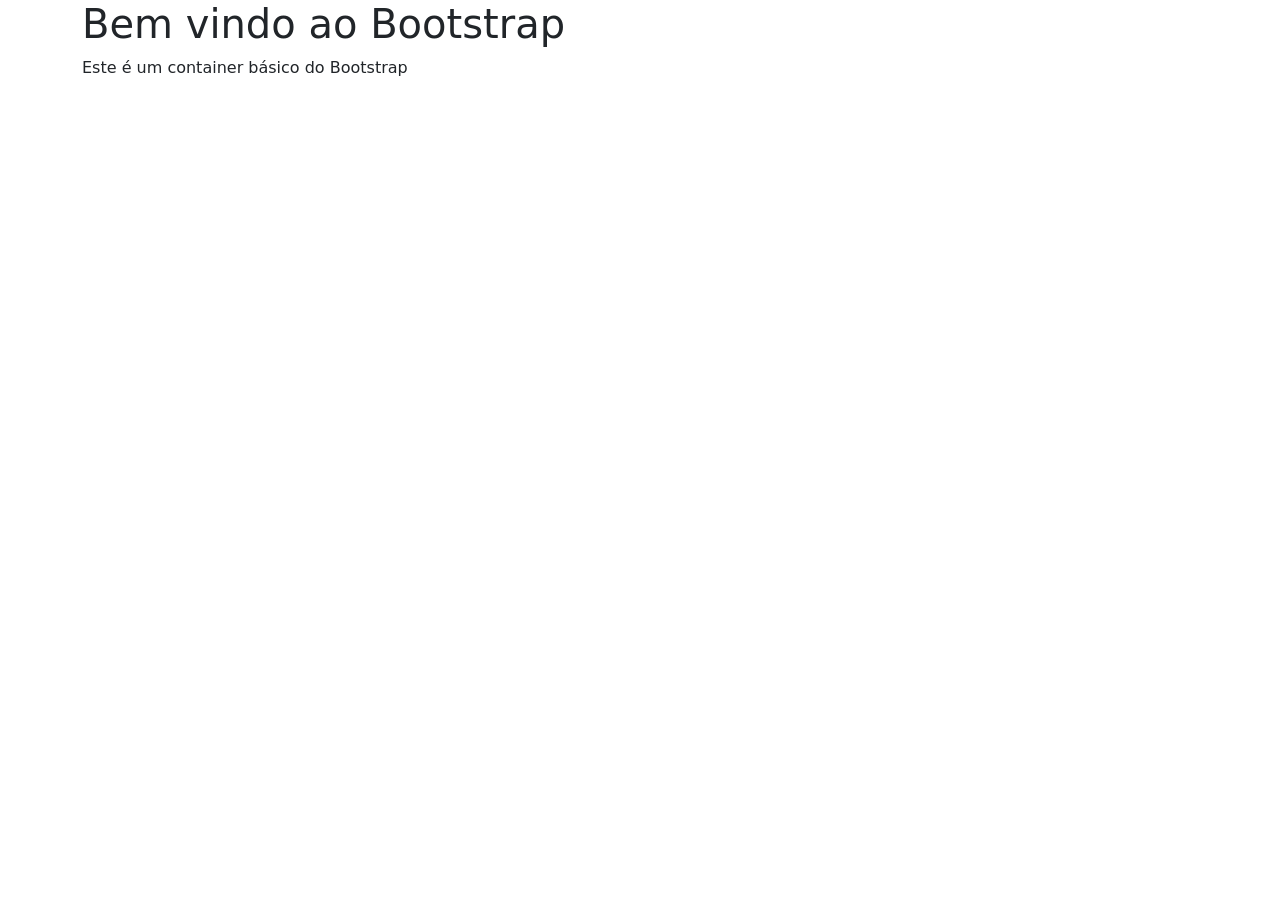
<file: ex1_instalacao-cdn/ex1.html>
<!DOCTYPE html>
<html lang="pt-br">
<head>
    <meta charset="UTF-8">
    <meta name="viewport" content="width=device-width, initial-scale=1.0">
    <title>Introdução ao Bootstrap</title>

    <!-- 1ª Digitação (Aqui) -->
     <link href="https://cdn.jsdelivr.net/npm/bootstrap@5.3.8/dist/css/bootstrap.min.css" rel="stylesheet" integrity="sha384-sRIl4kxILFvY47J16cr9ZwB07vP4J8+LH7qKQnuqkuIAvNWLzeN8tE5YBujZqJLB" crossorigin="anonymous">

</head>
<body>

    <!-- 2ª Digitação (Aqui) -->
<div class="container">
    <h1 >Bem vindo ao Bootstrap</h1>
    <p>Este é um container básico do Bootstrap</p>
    </div>
</body>
</html>
</file>
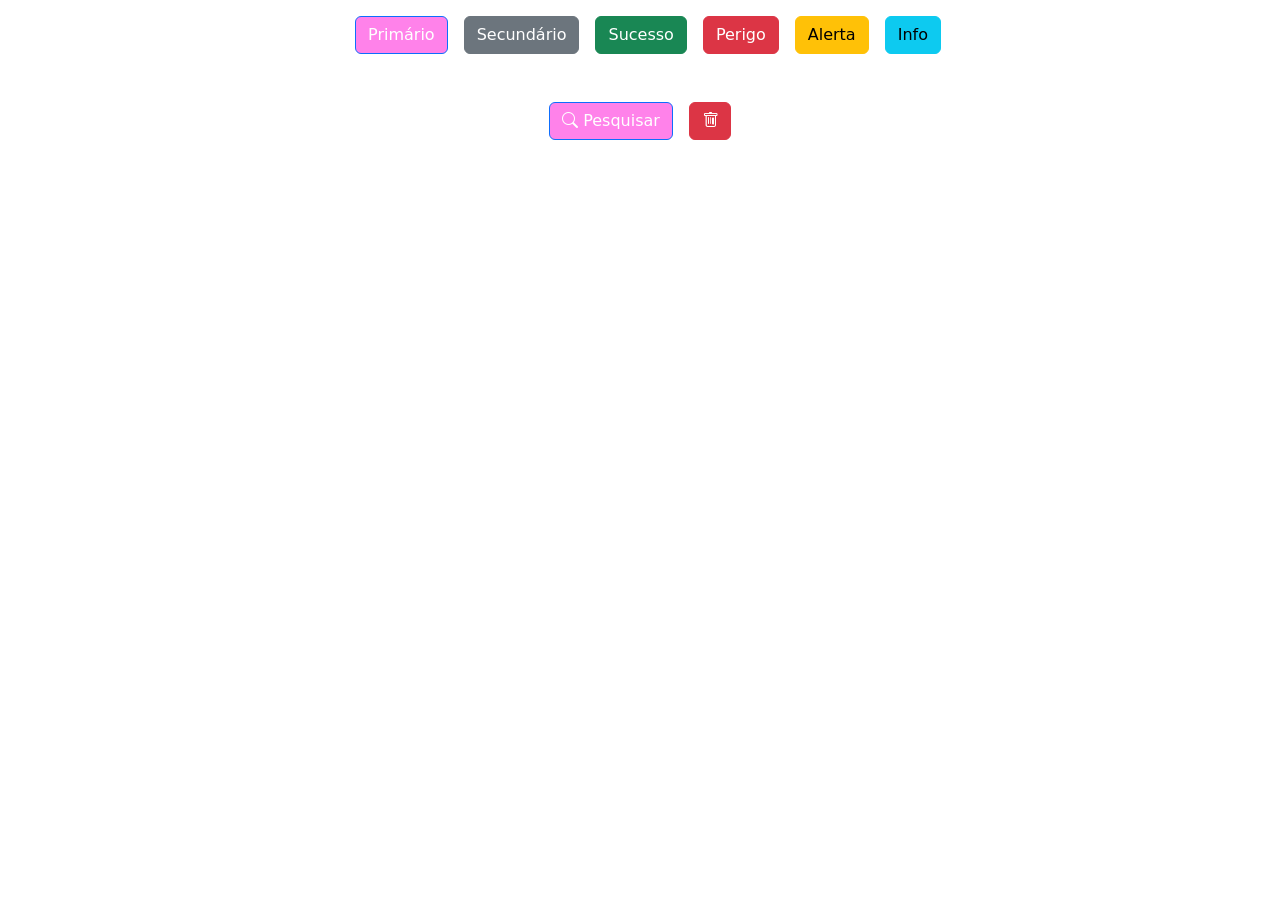
<file: ex3_botoes/ex3.html>
<!DOCTYPE html>
<html lang="pt-br">
<head>
    <meta charset="UTF-8">
    <meta name="viewport" content="width=device-width, initial-scale=1.0">
    <title>Botões Bootstrap</title>

    <!-- Bootstrap CSS -->
    <link href="https://cdn.jsdelivr.net/npm/bootstrap@5.3.0/dist/css/bootstrap.min.css" rel="stylesheet">

   <!--CSS Personalizado-->
   <link rel="stylesheet" href="style.css">
    <!-- Bootstrap ícones -->
    <link rel="stylesheet" href="https://cdn.jsdelivr.net/npm/bootstrap-icons@1.11.3/font/bootstrap-icons.css">

</head>
<body>


    <!-- 1ª Digitação (Aqui) -->
     <div class="container d-flex justify-content-center mt-3">
        <button class="btn btn-primary ms-3">Primário</button>
        <button class="btn btn-secondary ms-3">Secundário</button>
        <button class="btn btn-success ms-3">Sucesso</button>
        <button class="btn btn-danger ms-3">Perigo</button>
        <button class="btn btn-warning ms-3">Alerta</button>
        <button class="btn btn-info ms-3">Info</button>
     </div>
<div class="container d-flex justify-content-center mt-5">
    <!-- Botão com icone-->
    <button class="btn btn-primary">
        <i class="bi bi-search"></i> Pesquisar
    </button>

     <!-- Botão com icone-->
    <button class="btn btn-danger ms-3">
        <i class="bi bi-trash"></i> 

    </button>
</div>
    <script src="https://cdn.jsdelivr.net/npm/bootstrap@5.3.0/dist/js/bootstrap.bundle.min.js"></script>
</body>
</html>
</file>
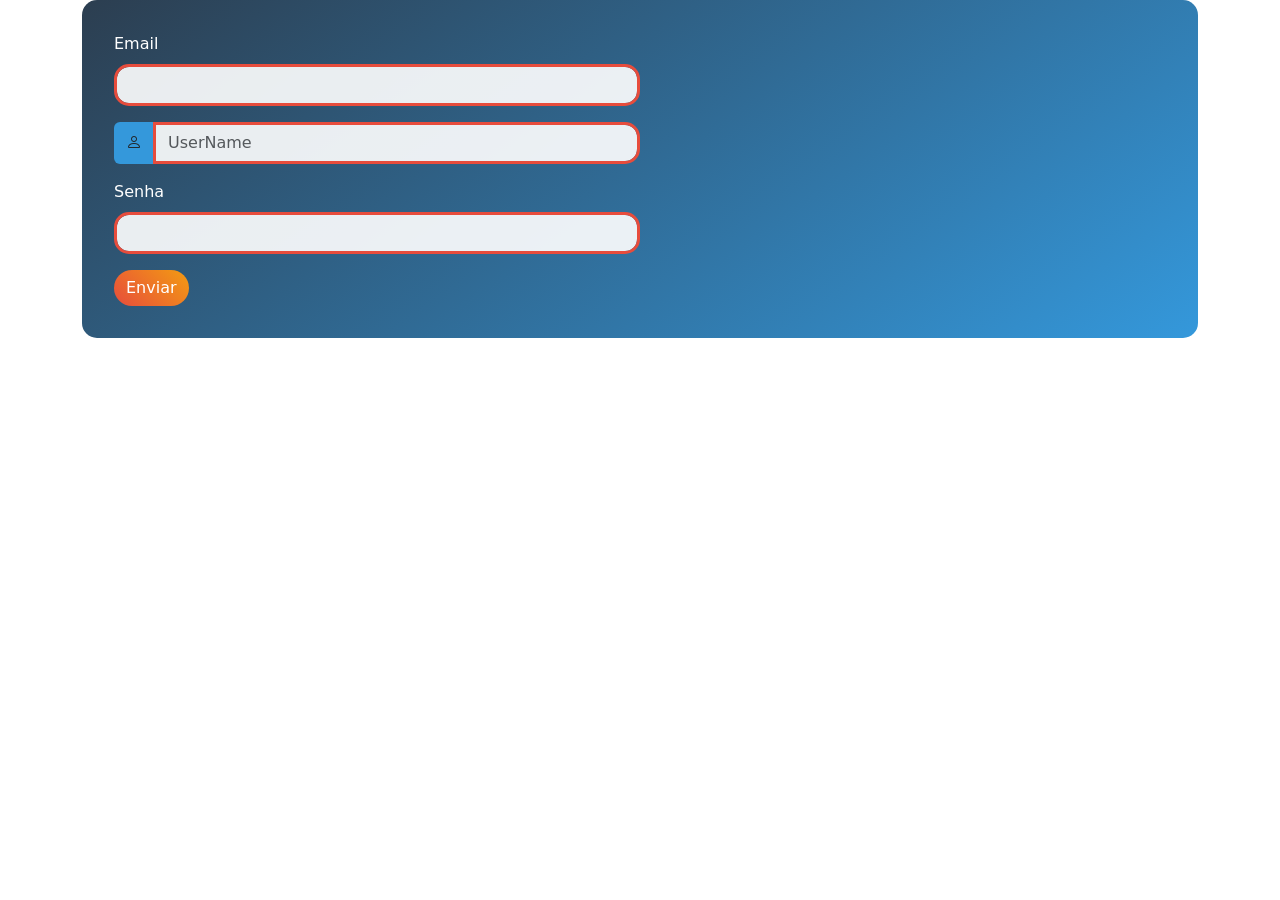
<file: ex4_formulario-sub-css/ex4.html>
<!DOCTYPE html>
<html lang="pt-br">
<head>
    <meta charset="UTF-8">
    <meta name="viewport" content="width=device-width, initial-scale=1.0">
    <title>Formulário Bootstrap Customizado</title>

    <!-- Bootstrap CSS -->
    <link href="https://cdn.jsdelivr.net/npm/bootstrap@5.3.0/dist/css/bootstrap.min.css" rel="stylesheet">
    
    <!-- Bootstrap ícones -->
    <link rel="stylesheet" href="https://cdn.jsdelivr.net/npm/bootstrap-icons@1.11.3/font/bootstrap-icons.css">
    


    <!-- CSS customizado -->
    <link rel="stylesheet" href="styles.css">
</head>
<body>



    <!-- 1ª Digitação (Aqui) -->
     <div class="container">
        <form class="custom-form">
            <div class="col-sm-6 mb-3">
                <label for="email" class="form-label">Email</label>
                <input type="email" class="form-control custom-input" id="email">
            </div>


            <div class="col-sm-6 mb-3">
                <div class="input-group">
                    <span class="input-group-text custom-icon">
                        <i class="bi bi-person"></i>

                    </span>
                    <input type="text" class="form-control custom-input" placeholder="UserName">
                </div>
                
            </div>

            <div class="col-sm-6 mb-3">
                <label for="senha" class="form-label">Senha</label>
                <input type="password" class="form-control custom-input" id="senha">
            </div>

            <button type="submit" class="btn btn-primary custom-button"> Enviar</button>
        </form>
    </div>

     
    <script src="https://cdn.jsdelivr.net/npm/bootstrap@5.3.0/dist/js/bootstrap.bundle.min.js"></script>
</body>
</html>
</file>
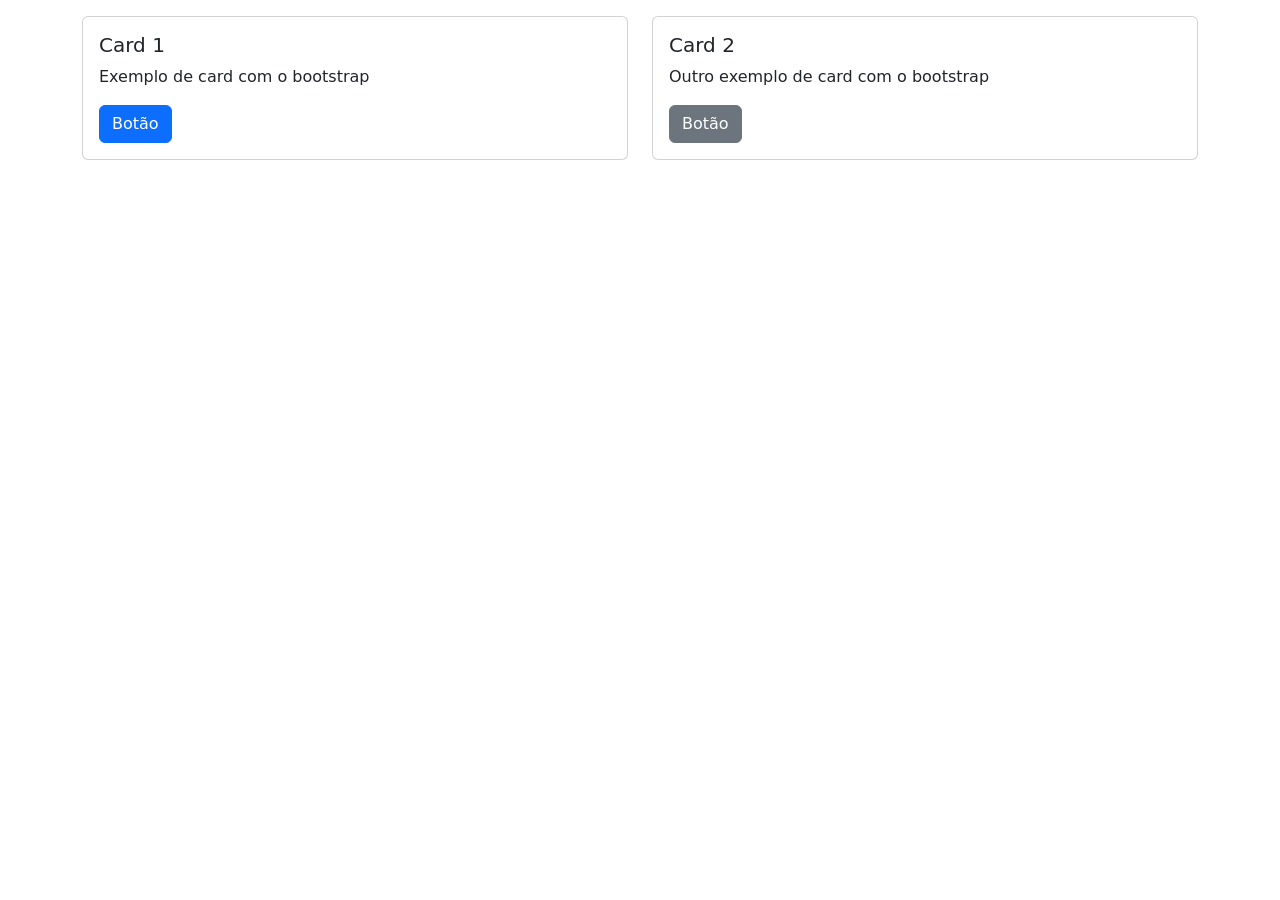
<file: ex5_cards/ex5.html>
<!DOCTYPE html>
<html lang="pt-br">
<head>
    <meta charset="UTF-8">
    <meta name="viewport" content="width=device-width, initial-scale=1.0">
    <title>Cards Bootstrap</title>
    <link href="https://cdn.jsdelivr.net/npm/bootstrap@5.3.0/dist/css/bootstrap.min.css" rel="stylesheet">
</head>
<body>

  <!-- 1ª Digitação (Aqui) -->
   <div class="container mt-3">
    <div class="row">
      <div class="col-sm-6">
        <div class="card">
          <div class="card-body">
            <h5 class="card-title">Card 1</h5>
            <p class="card-text">Exemplo de card com o bootstrap</p>
            <a href="#" class="btn btn-primary">Botão</a>
          </div>
        </div>
      </div>

    
      <div class="col-sm-6">
        <div class="card">
          <div class="card-body">
            <h5 class="card-title">Card 2</h5>
            <p class="card-text">Outro exemplo de card com o bootstrap</p>
            <a href="#" class="btn btn-secondary">Botão</a>
          </div>
        </div>
      </div>

    <script src="https://cdn.jsdelivr.net/npm/bootstrap@5.3.0/dist/js/bootstrap.bundle.min.js"></script>
</body>
</html>
</file>
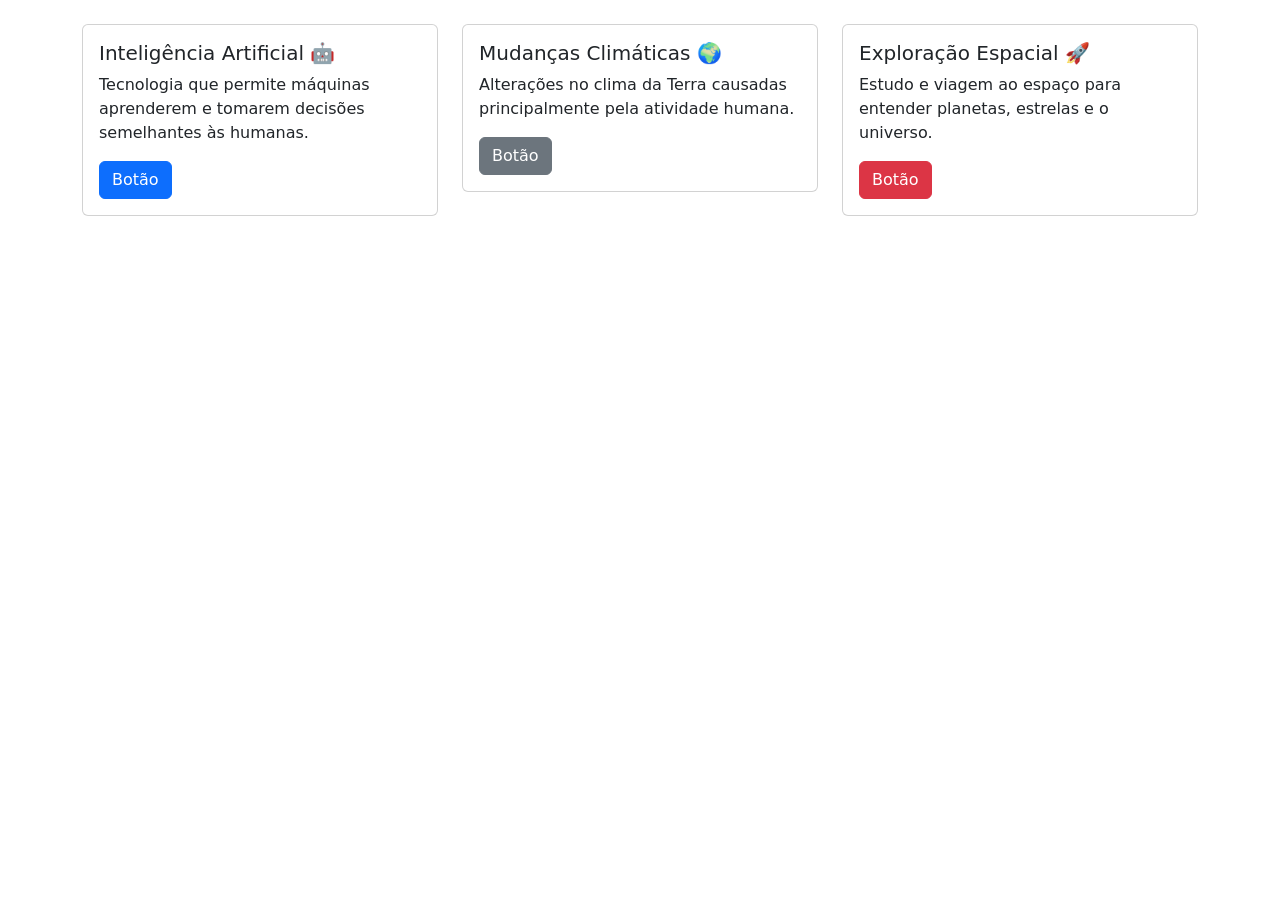
<file: ex5a-al-fazer-grid-(ex)/ex5a.html>
<!-- 1ª Digitação (Resolver exercício aqui) -->
 <!DOCTYPE html>
<html lang="pt-br">
<head>
    <meta charset="UTF-8">
    <meta name="viewport" content="width=device-width, initial-scale=1.0">
    <title>Cards Bootstrap</title>
    <link href="https://cdn.jsdelivr.net/npm/bootstrap@5.3.0/dist/css/bootstrap.min.css" rel="stylesheet">
</head>
<body>

  <!-- 1ª Digitação (Aqui) -->
   <div class="container mt-4">
    <div class="row">
      <div class="col-sm-4">
        <div class="card">
          <div class="card-body">
            <h5 class="card-title">Inteligência Artificial 🤖</h5>
            <p class="card-text">Tecnologia que permite máquinas aprenderem e tomarem decisões semelhantes às humanas.</p>
            <a href="#" class="btn btn-primary">Botão</a>
          </div>
        </div>
      </div>

    
      <div class="col-sm-4">
        <div class="card">
          <div class="card-body">
            <h5 class="card-title">Mudanças Climáticas 🌍</h5>
            <p class="card-text">Alterações no clima da Terra causadas principalmente pela atividade humana.</p>
            <a href="#" class="btn btn-secondary">Botão</a>
          </div>
        </div>
      </div>

      <div class="col-sm-4">
        <div class="card">
          <div class="card-body">
            <h5 class="card-title">Exploração Espacial 🚀</h5>
            <p class="card-text">Estudo e viagem ao espaço para entender planetas, estrelas e o universo.</p>
            <a href="#" class="btn btn-danger">Botão</a>
          </div>
        </div>
      </div>

    <script src="https://cdn.jsdelivr.net/npm/bootstrap@5.3.0/dist/js/bootstrap.bundle.min.js"></script>
</body>
</html>
</file>
<file: ex13_projeto_imovi/css/styles.css>
* {
    font-family: 'Lato', sans-serif;
}

.bg-primary-color {
    background-color: #fff;
}

.bg-secondary-color {
    background-color: #ece8e2;
}

.bg-dark-color {
    background-color: #050505;
}

.primary-color {
    color: #050505;
}

.secondary-color {
    color: #7a7a7a;
}

/* NAVBAR */
#navbar {
    border-bottom: 1px solid #7a7a7a;
}

#navbar a {
    color: #050505;
}

#navbar a:hover {
    color: #7a7a7a;
}

#navbar .active {
    border-bottom: 1px solid #050505;
}

.navbar-brand {
    display: flex;
}

.navbar-brand img {
    width: 40px;
}

.navbar-brand span {
    font-weight: 700;
    font-size: 1.5rem;
    margin-left: 0.5rem;
}

#navbar-items .navbar-nav {
    display: flex;
    justify-content: center;
    width: 100%;
}

#navbar-items .nav-item {
    margin: 0 1em;
}

/* SLIDER */
#slider {
    margin-top: 8em;
    margin-bottom: 1em;
}

#slider .carousel-caption {
    bottom: 3em;
}

#slider .carousel-caption h5 {
    font-size: 2.5em;
    text-shadow: #000 2px 2px;
}

.btn {
    border-radius: 0;
}

#slider .btn {
    padding: 0.3em 0.8em;
    font-size: 1em;
    margin-top: 1em;
}

.carousel-control-prev,
.carousel-control-next {
    opacity: 0.7;
}

.carousel-control-prev i,
.carousel-control-next {
    opacity: 0.7;
}

.carousel-indicators [data-bs-target] {
    background-color: #222;
    opacity: 0.8;
}

.carousel-indicators .active {
    background-color: #000;
}

@media (min-width: 768px) {
    #slider .carousel-caption {
        bottom: 15em;
    }
    #slider .carousel-caption h5 {
        font-size: 4em;
        text-shadow: #000 2px 3px;
    }
    #slider .btn {
        padding: 0.6em 1.6em;
        font-size: 1.2em;
        margin-top: 1em;
    }
    .carousel-indicators {
        bottom: 7em;
    }
}

/* MINI BANNERS */
#mini-banners {
    margin-bottom: 4em;
}

#mini-banners .card {
    padding: 2em 0.3em;
    border-radius: 0;
}

#mini-banners i {
    font-size: 4em;
}

#mini-banners .card-tittle {
   margin-bottom: 1.5em;
}

#mini-banners .btn {
    margin-top:  1.5em;
    padding: 0.6em 1.2em;
}

#mini-banners .card {
    margin-bottom: 1em;
}

@media (min-width: 768px) {
    #mini-banners {
        margin-top: -6em;
    }
}

/* DESTAQUES */
#featured-container {
    margin-bottom: 4em;
}

.tittle {
    font-size: 1.75em;
    margin-bottom: 0.4em;
    position: relative;
}

.tittle:before {
    width: 75px;
    border-top: 4px solid #7a7a7a;
    content: '';
    position: absolute;
    bottom: 2em;
}

#featured-images {
    margin-top: 2em;
}

#featured-images .col-md-4 {
    position: relative;
    cursor: pointer;
}

#featured-images .col-md-4:hover > .banner-content {
    opacity: 0.8;
}

#featured-images .banner-content {
    position: absolute;
    top: 0;
    left: 0;
    height: 100%;
    width: 100%;
    background-color: #fff;
    display: flex;
    align-items: center;
    justify-content: center;
    flex-direction: column;
    opacity: 0.6;
    transition: 0.5s;
}

@media (min-width: 768px) {
    .title {
        font-size: 2.4em;
    }

    .title:before {
        bottom: 1.5em;
    }

    #featured-images .banner-content {
        opacity: 0;
    }
}

/* INFO */
#info-content {
    margin-bottom: 4em;
    padding: 4em 1em;
}

#info-numbers {
    margin-bottom: 4em;
    padding: 4em 1em;
}

#info-banner {
    align-items: center;
    display: flex;
    margin-bottom: 2.5em;
}

#info-numbers h3 {
    font-size: 3em;
}

@media (min-width: 768px) {
    #info-content {
        padding: 3.5em;
    }
}

/* FOOTER TOP */
#footer {
    padding: 3em 2em;
}

#footer-top {
    margin-bottom: 2em;
}

#footer-top,
#footer-top i {
    color: #fff;
}

#social-icons {
    text-align: right;
}

#social-icons i {
    margin-right: 1em;
    font-size: 1.5em;
    cursor: pointer;
}

#social-icons i:hover {
    color: #7a7a7a;
}

/* FOOTER DETAILS */
#footer-details {
    margin-bottom: 3em;
}

#news-container,
#contact-container,
#links-container {
    padding: 0;
    border: 0;
    margin-bottom: 2em;
}

#footer-details h4 {
    color: #fff;
    margin-bottom: 1.5em;
}

#news-container input {
    border-radius: 0;
    border: none;
}

#links-container li {
    margin-bottom: 0.5em;
}

#links-container a {
    text-decoration: none;
}

#links-container a:hover {
    color: #fff;
}

/* FOOTER BOTTOM */
#footer-bottom {
    border-top: 1px solid #7a7a7a;
    padding-top: 2em;
}

#footer-bottom i {
    color: #e61e10;
}

@media (min-width: 768px) {
    #news-container {
        padding-right: 2em;
    }

    #contact-container {
        padding: 0 2em;
        border-left: 1px solid #7a7a7a;
        border-right: 1px solid #7a7a7a;
    }

    #links-container {
        padding-left: 2em;
    }
}
</file>
<file: ex11_projeto_art/Art_(Alunos)/css/styles.css>
/* 2ª Digitação (Aqui) */

/* ESTILOS GERAIS */
*{
  color: #25282e;
}

a, i {
  transition: .5s;
  text-decoration: none;
}

.secondary-color {
  color: #555;
}

.center-image {
  background-size: cover;
  background-position: center;
}

.btn {
  text-decoration: none;
  background-color: #25282e;
  color: #FFF;
  padding: 7px 18px;
  border-radius: 0;
}

.btn:hover {
  background-color: #333;
  color: #FFF;
}

/* HEADER */
#header {
  text-align: center;
  padding: 20px;
  border-bottom: 1px solid #CCC;
}

#header p {
  margin-bottom: 0;
}

#logo-container {
  display: flex;
  justify-content: center;
}

#logo {
  width: 40px;
  margin-right: 15px;
}

/* NAVBAR */
#navbar {
  padding: 10px;
  margin: 10px auto;
}

#navbar a {
  width: 80px;
  color: #444;
}

#navbar a:hover {
  color: #c1b696;
}

/* MAIN IMAGE */
.main-image {
  height: 400px;
  background-image: url('../img/g_1.jpg');
  margin-bottom: 30px;
  position: relative;
}

.main-image-info {
  background-color: #FFF;
  padding: 25px;
  position: absolute;
  left: 25px;
  bottom: 25px;
}

/* GALLERY */
#img-2 {
  background-image: url('../img/g_2.jpg');
}

#img-3 {
  background-image: url('../img/g_3.jpg');
}

#img-4 {
  background-image: url('../img/g_4.jpg');
}

#img-5 {
  background-image: url('../img/g_5.jpg');
}

#img-6 {
  background-image: url('../img/g_6.jpg');
}

#gallery-container h1 {
  text-align: center;
}

#gallery-container h1,
#gallery-container .col-md-6,
#gallery-container .col-xs-12 {
  margin-bottom: 50px;
}

.small-image-container {
  height: 250px;
  margin-bottom: 20px;
}

/* FOOTER */
footer {
  border-top: 1px solid #CCC;
  height: 250px;
  padding: 30px;
}

footer i {
  font-size: 20px;
}

#social-icons-container {
  padding: 25px;
}

#social-icons-container div {
  text-align: center;
}

footer p {
  text-align: center;
  margin: 20px;
}

a:hover i {
  color: #c1b696;
}
</file>
<file: ex12_projeto-perfectwatch/PerfectWatch (Completo)/PerfectWatch (Completo)/css/styles.css>
/* Define uma fonte padrão para todos os elementos */
* {
 font-family: 'Montserrat', sans-serif;
}

/* Estilos gerais para o corpo da página */
body {
    background-color: #252525; /* Cor de fundo do corpo */
    color: #FFF; /* Cor do texto */
}

/* Classes para diferentes cores de fundo */
.primary-bg-color {
    background-color: #252525;
}
.destaque {
    background-color: #0D0D0D;
}
.secondary-bg-color {
    background-color: #976DF2;
}
.light-bg-color {
    background-color: #FCF5EB;
}
.dark-bg-color {
    background-color: #0D0D0D;
}

/* Classes para diferentes cores de texto */
.primary-color {
    color: #976DF2;
}
.secondary-color {
    color: #F2F2F2;
}
.light-color {
    color: #FCF5EB;
}


/* Estilos para a barra de navegação (navbar) */

/* Ajusta a direção e alinhamento dos itens da barra de navegação */
#navbar .navbar-nav {
    flex-direction: row;
    justify-content: flex-end;
}

/* Define margem à esquerda para os itens da barra de navegação */
#navbar .navbar-nav li {
    margin-left: 1em;
}

/* Define a cor do texto e links na barra de navegação */
#navbar a,
#navbar button {
    color: #FFF;
}

/* Ajusta a posição dos itens da barra de navegação */
#navbar li {
    position: relative;
}

/* Define estilo para ícones na barra de navegação */
#navbar i {
    font-size: 20px;
}

/* Define estilo de cor quando o mouse passa sobre os ícones */
#navbar i:hover {
    color: #976DF2;
}

/* Define estilo para caixa com número (ex: quantidade de itens) */
#navbar span {
    position: absolute;
    top: -8px;
    right: -8px;
    width: 20px;
    height: 20px;
    border-radius: 50%;
    background-color: #EF3636;
    text-align: center;
}

/* Posiciona a caixa com número no item de sacola de compras */
#bag-item span {
    left: 20px;
}

/* Estilos para a marca/logo na barra de navegação */
.navbar-brand {
    font-weight: 700;
    width: 100%;
    text-align: center;
}

/* Estilo de hover para links 'sobre' */
.sobre a:hover {
    color: #0D0D0D !important; /* Importante para sobrepor outros estilos */
}

/* Ajusta estilo quando a largura da tela é maior do que 768px */
@media(min-width: 768px) {
    .navbar-brand {
        text-align: left;
    }
}

/* Ajusta o espaçamento entre itens da barra de navegação */
#navbar-items {
    justify-content: space-between;
}

/* Ajusta espaçamento quando a largura da tela é maior que 768px */
@media(min-width: 768px) {
    #navbar-items {
        display: flex;
        min-width: 80%;
    }
}

/* Estilos para formulários de busca e newsletter */
#search-form,
#news-form {
    width: 100%;
    margin: 2em 0;
}

/* Ajusta largura e margem quando a largura da tela é maior que 768px */
@media(min-width: 768px) {
    #search-form,
    #news-form {
        width: 50%;
        margin: 0;
    }
}

/* Estilos para campos de input em formulários */
#search-form,
#news-form {
    border: 2px solid #F2F2F2;
    border-radius: 3px;
    padding: 5px 15px;
}

/* Estilos para campos de input em formulários */
#search-form input,
#news-form input {
    background-color: transparent;
    border: none;
    color: #FFF;
}

/* Estilos para campos de input quando focados */
#search-form input:focus,
#news-form input:focus {
    box-shadow: none;
}

/* Estilos para placeholders em campos de input */
#search-form input::placeholder,
#news-form input::placeholder {
    color: #FFF;
}


/* Estilos para a barra de navegação inferior (bottom-navbar) */

/* Ajusta a posição dos itens na barra de navegação inferior */
#bottom-navbar-container .container {
    justify-content: flex-end;
}

/* Define cor do texto e links na barra de navegação inferior */
#bottom-navbar-container a {
    color: #FFF;
    font-weight: 600;
}

/* Define tamnho do ícone do botão para mostrar/esconder o menu */
.navbar-toggler {
    font-size: 1.5em;
}
/* BANNERS */
#banners-container {
  padding: 0;
}

.carousel-caption {
  bottom: 5em;
  padding: 1em;
  left: 12%;
  right: 12%;
}

.carousel-caption h5 {
  font-size: 1.8em;
}

@media(min-width: 768px) {
  #slider .carousel-item,
  #slider img {
    height: 600px;
  }

  .carousel-caption {
    left: 23%;
    right: 23%;
  }

  .carousel-caption h5 {
    font-size: 4em;
  }
}

/* MINI BANNERS */
#mini-banners {
  margin-top: -3em;
  z-index: 10;
}

#mini-banners .col-12 {
  z-index: 1;
  height: 300px;
  padding: 1.5em;
  position: relative;
  display: flex;
  flex-direction: column;
  justify-content: space-between;
}

@media(min-width: 768px) {
  #mini-banners .col-12 {
    max-width: 30%;
  }

  #mini-banners .col-12 h2 {
    font-size: 2.2em;
  }
}

#mini-banners .col-12 h2 {
  text-transform: uppercase;
  max-width: 50px;
  font-size: 1.3em;
  font-weight: 700;
  line-height: 1em;
}

#mini-banners .col-12 img {
  height: 220px;
  position: absolute;
  right: 1em;
  bottom: 1em;
}

#mini-banners .col-12 a {
  font-weight: bold;
  color: #FFF;
  font-size: 0.8em;
  transition: .5s;
}

#mini-banners .col-12 a:hover {
  color: #0D0D0D;
}

#mini-banners #mini-banner-1 a:hover {
  color: #976DF2;
}

#mini-banners #mini-banner-3 a {
  color: #0D0D0D;
}

#mini-banners #mini-banner-3 a:hover {
  color: #976DF2;
}

/* BEST SELLERS */
.card-img-top {
  height: 200px;
  object-fit: cover;
}

#best-sellers {
  padding: 4em 0;
}

#best-sellers .row {
  margin: 0;
}

#best-sellers .col-md-3 {
  padding: 0;
}

.title {
  text-transform: uppercase;
  font-weight: 900;
  font-size: 2.5em;
  margin-bottom: 1em;
  text-align: center;
}

@media(min-width: 768px) {
  .title {
    text-align: left;
  }
}

.original-price {
  font-size: 18px;
  color: #F2F2F2;
  text-decoration: line-through;
  margin-right: 10px;
}

.discount-price {
  font-size: 24px;
  color: #976DF2;
}

.card {
  text-align: center;
  border-radius: 0;
}

.card img {
  width: 140px;
  margin: 2em auto;
}

.card .card-category {
  font-size: .8em;
}

.card .card-text {
  margin: 2em 0;
  font-weight: bold;
}

.btn {
  background-color: transparent;
  border-color: #976DF2;
}

.btn:hover {
  background-color: #976DF2;
  border-color: #976DF2;
}

/* BOTTOM BANNER */
#bottom-banner {
  background-color: #0D0D0D;
  padding: 6em;
  margin-bottom: 4em;
  text-align: center;
}

#bottom-banner .offer-subtitle,
#bottom-banner h2 {
  text-transform: uppercase;
  font-weight: bold;
}

#bottom-banner .btn {
  margin: 2em;
  font-weight: bold;
  padding: 1em;
}

#bottom-banner img {
  max-width: 175px;
}

@media(min-width: 768px) {
  #bottom-banner h2 {
    font-size: 5em;
  }
}

/* NEW PRODUCTS */
#new-products {
  margin-bottom: 5rem;
}

#new-products-banner {
  display: flex;
  flex-direction: column;
  justify-content: center;
  align-items: center;
  background-color: #0D0D0D;
}

#new-products-banner h3 {
  text-transform: uppercase;
  font-weight: bold;
  margin-bottom: 1rem;
  font-size: 2rem;
}

#new-products .col-md-4 {
  padding: 0;
}

#new-products .card img {
  height: 150px;
  width: 90px;
  margin: 2em auto;
}

/* GALLERY */
#gallery .image-container {
  background-size: cover;
  background-position: center;
  height: 225px;
  cursor: pointer;
  transition: .5s;
  border: 3px solid #0D0D0D;
}

#gallery .image-container:hover {
  border-color: #976DF2;
}

#insta1 { background-image: url('../img/insta1.jpg'); }
#insta2 { background-image: url('../img/insta2.jpg'); }
#insta3 { background-image: url('../img/insta3.jpg'); }
#insta4 { background-image: url('../img/insta4.jpg'); }
#insta5 { background-image: url('../img/insta5.jpg'); }
#insta6 { background-image: url('../img/insta6.jpg'); }

/* FOOTER */
#footer-links-container {
  border-bottom: 1px solid #F2F2F2;
}

#footer .footer-column {
  padding: 2em;
  display: flex;
  flex-direction: column;
  align-items: center;
  justify-content: center;
  text-align: center;
}

@media(min-width: 795px) {
  #footer .footer-column {
    padding: 5em 2em;
  }
}

#footer-links-container h3 {
  margin-bottom: 25px;
  text-transform: uppercase;
}

#footer-links-container li {
  font-size: .8em;
  text-align: center;
}

#footer-links-container a {
  text-decoration: none;
}

#footer-links-container li a:hover {
  color: #976DF2;
}

#footer-center {
  border-left: 1px solid #F2F2F2;
  border-right: 1px solid #F2F2F2;
}

#footer-center h3 {
  font-weight: 900;
}

#footer-center .store-phone {
  color: #976DF2;
  font-weight: bold;
  font-size: 2em;
  margin-top: -15px;
}

/* NEWSLETTER */
#newsletter-container {
  background-color: #0D0D0D;
  border-bottom: 1px solid #F2F2F2;
  text-align: center;
  padding: 20px;
}

#news-form {
  max-width: 600px;
  margin: 15px auto;
}

#news-form i {
  font-size: 1.5em;
}

#news-form .btn {
  color: #FFF;
}

#social-container {
  margin: 20px auto;
}

#social-container i {
  font-size: 1.5em;
  margin: 10px;
  cursor: pointer;
  color: #F2F2F2;
  transition: .3s;
}

#social-container i:hover {
  color: #976DF2;
}

/* COPY */
#copy-container {
  text-align: center;
  padding: 30px;
}
</file>
<file: ex3_botoes/style.css>
.btn-primary {
    background-color: rgb(255, 130, 234);
}
</file>
<file: ex4_formulario-sub-css/styles.css>
/* 2ª Digitação (Aqui) */
/*Formularios e inputs*/
.custom-form {
    background: linear-gradient(145deg, #2c3e50, #3498db);
    padding: 2rem;
    border-radius: 15px;
}

.form-label {
    color: #fff;
}

.custom-icon {
    background-color: #3498db;
    border: #3498db;
}
 
.form-control.custom-input{
    border: 3px solid #e74c3c;
    border-radius: 15px;
    background-color: rgba(255, 255, 255, 0.9);
}

.form-control.custom-input:focus {
    border-color: #2ecc71;
    transform: scale(1.02);
}

.input-group {
    width: 100%;
}

.btn.btn-primary.custom-button {
     background: linear-gradient(45deg, #e74c3c,#f39c12);
     padding: 0.8rem 2 rem;
     border-radius: 50px;
     border: none;
}

.btn.btn-primary.custom-button:hover {
    transform: translateY(-5px);
    box-shadow: 0 10px 20px  rgba(231, 76, 60, 0.4);
}
</file>
